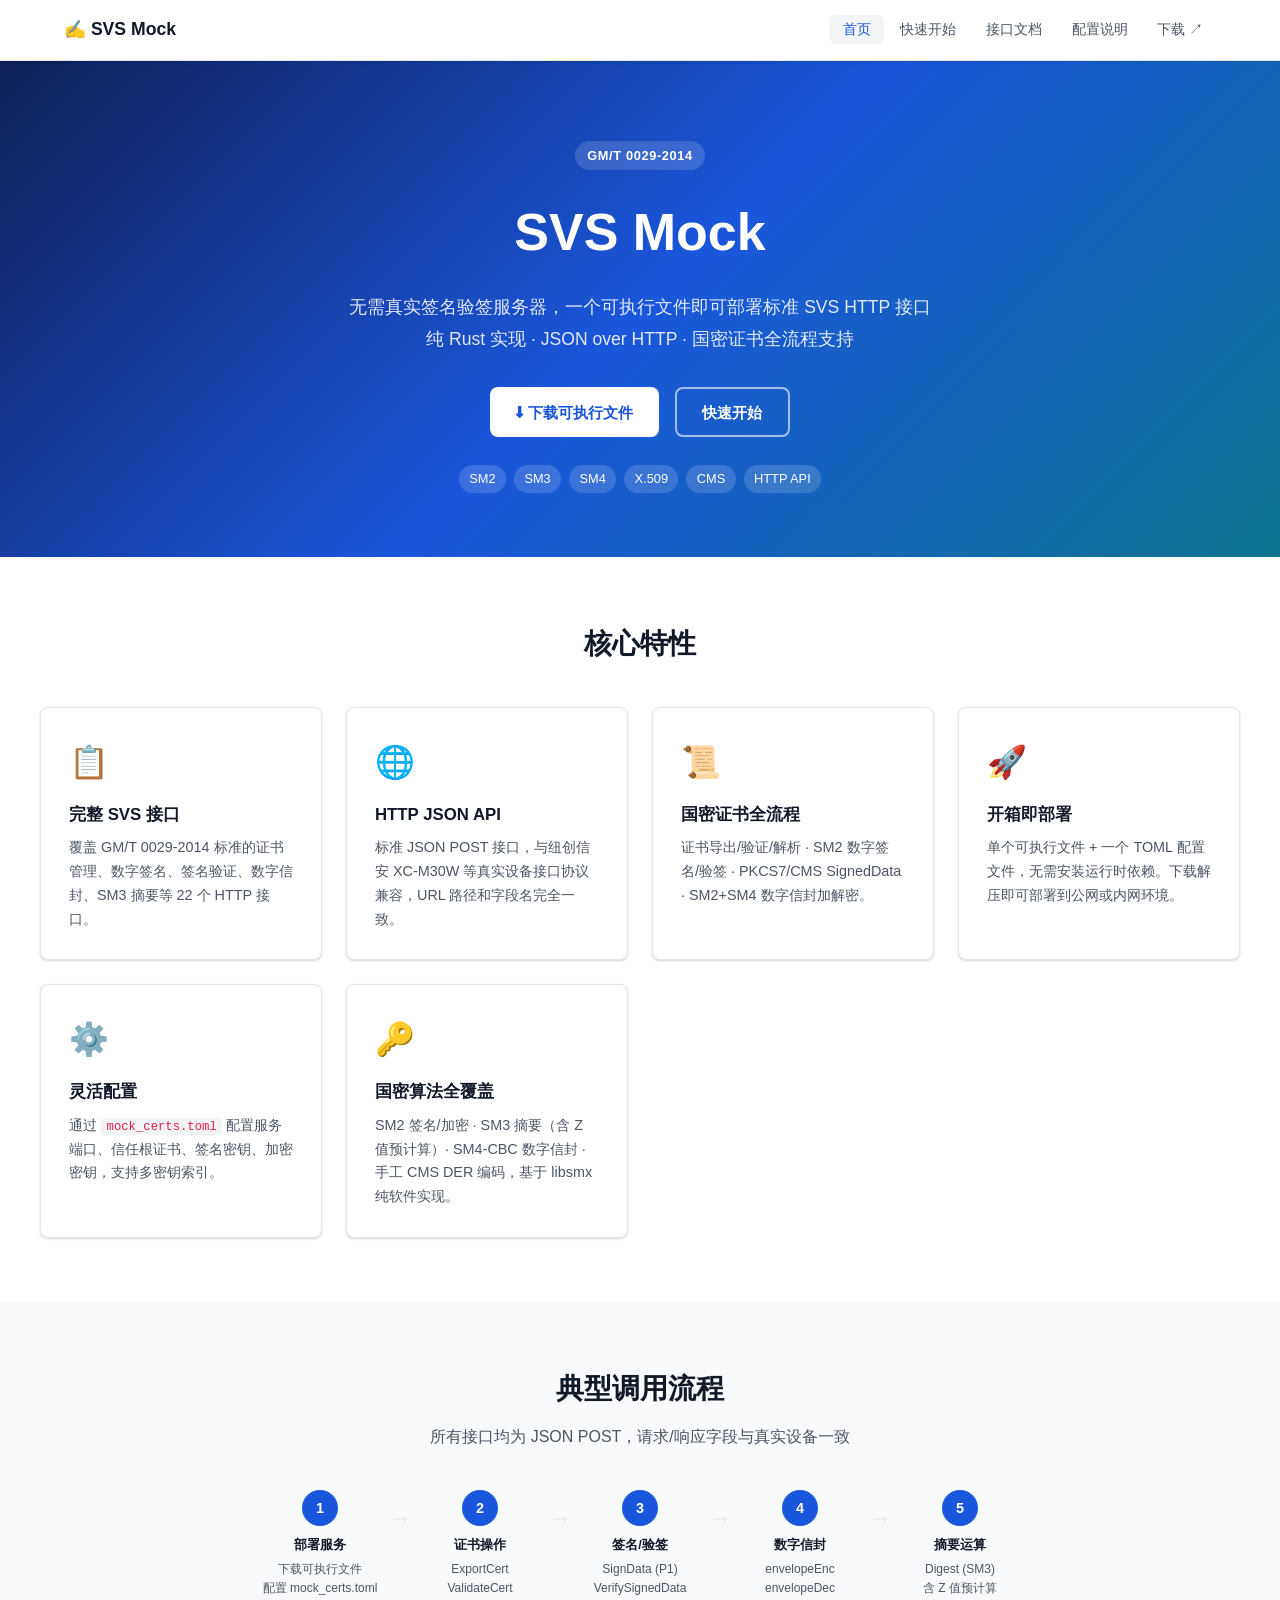
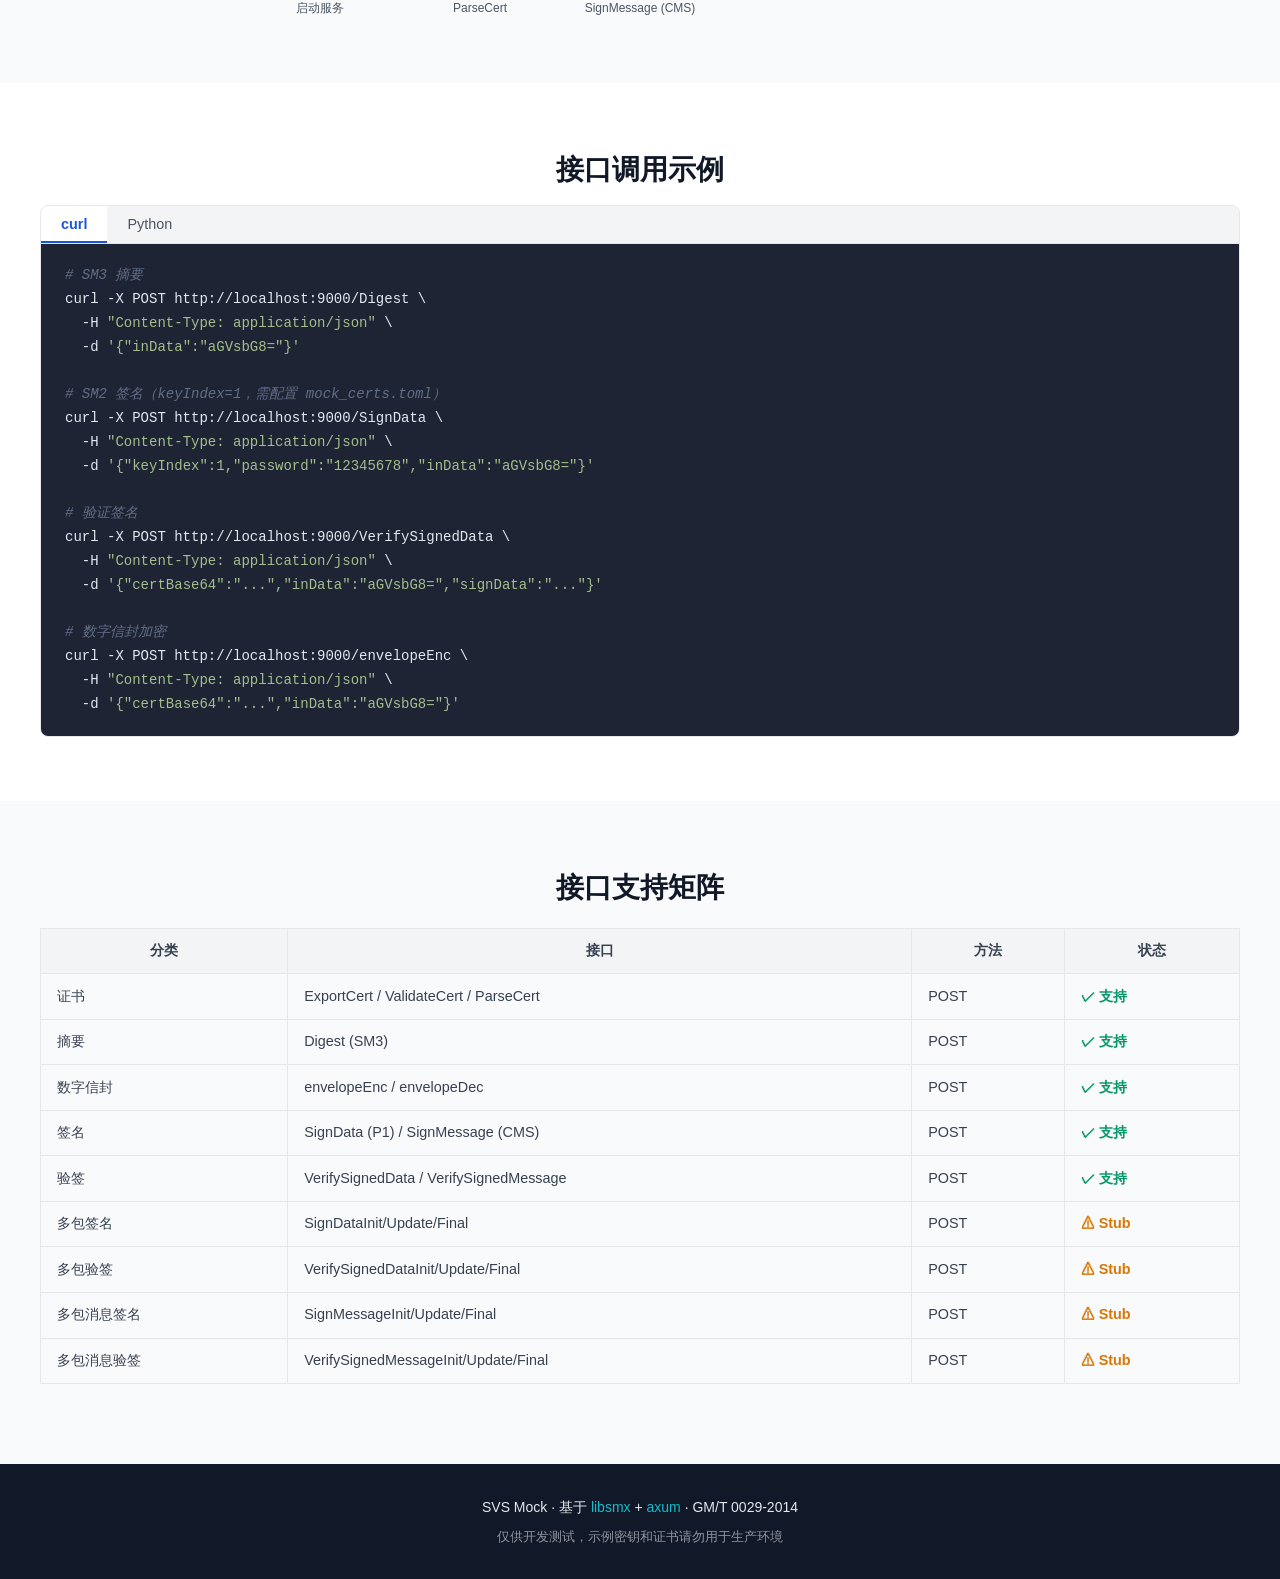
<file: docs/index.html>
<!DOCTYPE html>
<html lang="zh-CN">
<head>
  <meta charset="UTF-8">
  <meta name="viewport" content="width=device-width, initial-scale=1.0">
  <title>SVS Mock — GM/T 0029-2014 签名验签服务器模拟</title>
  <link rel="stylesheet" href="assets/style.css">
  <link rel="icon" href="data:image/svg+xml,<svg xmlns='http://www.w3.org/2000/svg' viewBox='0 0 100 100'><text y='.9em' font-size='90'>✍️</text></svg>">
</head>
<body>

<nav class="navbar">
  <div class="nav-inner">
    <a class="nav-brand" href="index.html">✍️ SVS Mock</a>
    <ul class="nav-links">
      <li><a href="index.html" class="active">首页</a></li>
      <li><a href="guide.html">快速开始</a></li>
      <li><a href="api.html">接口文档</a></li>
      <li><a href="config.html">配置说明</a></li>
      <li><a href="https://github.com/ccasa-project/0029-svs-mock/releases" target="_blank">下载 ↗</a></li>
    </ul>
  </div>
</nav>

<header class="hero">
  <div class="hero-inner">
    <div class="badge">GM/T 0029-2014</div>
    <h1>SVS Mock</h1>
    <p class="hero-sub">无需真实签名验签服务器，一个可执行文件即可部署标准 SVS HTTP 接口<br>纯 Rust 实现 · JSON over HTTP · 国密证书全流程支持</p>
    <div class="hero-btns">
      <a href="https://github.com/ccasa-project/0029-svs-mock/releases" class="btn btn-primary" target="_blank">⬇ 下载可执行文件</a>
      <a href="guide.html" class="btn btn-outline">快速开始</a>
    </div>
    <div class="hero-badges">
      <span class="tag">SM2</span>
      <span class="tag">SM3</span>
      <span class="tag">SM4</span>
      <span class="tag">X.509</span>
      <span class="tag">CMS</span>
      <span class="tag">HTTP API</span>
    </div>
  </div>
</header>

<!-- 特性卡片 -->
<section class="section">
  <div class="container">
    <h2 class="section-title">核心特性</h2>
    <div class="cards">

      <div class="card">
        <div class="card-icon">📋</div>
        <h3>完整 SVS 接口</h3>
        <p>覆盖 GM/T 0029-2014 标准的证书管理、数字签名、签名验证、数字信封、SM3 摘要等 22 个 HTTP 接口。</p>
      </div>

      <div class="card">
        <div class="card-icon">🌐</div>
        <h3>HTTP JSON API</h3>
        <p>标准 JSON POST 接口，与纽创信安 XC-M30W 等真实设备接口协议兼容，URL 路径和字段名完全一致。</p>
      </div>

      <div class="card">
        <div class="card-icon">📜</div>
        <h3>国密证书全流程</h3>
        <p>证书导出/验证/解析 · SM2 数字签名/验签 · PKCS7/CMS SignedData · SM2+SM4 数字信封加解密。</p>
      </div>

      <div class="card">
        <div class="card-icon">🚀</div>
        <h3>开箱即部署</h3>
        <p>单个可执行文件 + 一个 TOML 配置文件，无需安装运行时依赖。下载解压即可部署到公网或内网环境。</p>
      </div>

      <div class="card">
        <div class="card-icon">⚙️</div>
        <h3>灵活配置</h3>
        <p>通过 <code>mock_certs.toml</code> 配置服务端口、信任根证书、签名密钥、加密密钥，支持多密钥索引。</p>
      </div>

      <div class="card">
        <div class="card-icon">🔑</div>
        <h3>国密算法全覆盖</h3>
        <p>SM2 签名/加密 · SM3 摘要（含 Z 值预计算）· SM4-CBC 数字信封 · 手工 CMS DER 编码，基于 libsmx 纯软件实现。</p>
      </div>

    </div>
  </div>
</section>

<!-- 调用流程 -->
<section class="section section-gray">
  <div class="container">
    <h2 class="section-title">典型调用流程</h2>
    <p class="section-sub">所有接口均为 JSON POST，请求/响应字段与真实设备一致</p>
    <div class="flow">
      <div class="flow-step">
        <div class="flow-num">1</div>
        <div class="flow-label">部署服务</div>
        <div class="flow-desc">下载可执行文件<br>配置 mock_certs.toml<br>启动服务</div>
      </div>
      <div class="flow-arrow">→</div>
      <div class="flow-step">
        <div class="flow-num">2</div>
        <div class="flow-label">证书操作</div>
        <div class="flow-desc">ExportCert<br>ValidateCert<br>ParseCert</div>
      </div>
      <div class="flow-arrow">→</div>
      <div class="flow-step">
        <div class="flow-num">3</div>
        <div class="flow-label">签名/验签</div>
        <div class="flow-desc">SignData (P1)<br>VerifySignedData<br>SignMessage (CMS)</div>
      </div>
      <div class="flow-arrow">→</div>
      <div class="flow-step">
        <div class="flow-num">4</div>
        <div class="flow-label">数字信封</div>
        <div class="flow-desc">envelopeEnc<br>envelopeDec</div>
      </div>
      <div class="flow-arrow">→</div>
      <div class="flow-step">
        <div class="flow-num">5</div>
        <div class="flow-label">摘要运算</div>
        <div class="flow-desc">Digest (SM3)<br>含 Z 值预计算</div>
      </div>
    </div>
  </div>
</section>

<!-- 代码示例 -->
<section class="section">
  <div class="container">
    <h2 class="section-title">接口调用示例</h2>
    <div class="code-tabs">
      <div class="tab-bar">
        <button class="tab-btn active" onclick="showTab('curl')">curl</button>
        <button class="tab-btn" onclick="showTab('python')">Python</button>
      </div>
      <div id="tab-curl" class="tab-content">
<pre><code><span class="cm"># SM3 摘要</span>
curl -X POST http://localhost:9000/Digest \
  -H <span class="str">"Content-Type: application/json"</span> \
  -d <span class="str">'{"inData":"aGVsbG8="}'</span>

<span class="cm"># SM2 签名（keyIndex=1，需配置 mock_certs.toml）</span>
curl -X POST http://localhost:9000/SignData \
  -H <span class="str">"Content-Type: application/json"</span> \
  -d <span class="str">'{"keyIndex":1,"password":"12345678","inData":"aGVsbG8="}'</span>

<span class="cm"># 验证签名</span>
curl -X POST http://localhost:9000/VerifySignedData \
  -H <span class="str">"Content-Type: application/json"</span> \
  -d <span class="str">'{"certBase64":"...","inData":"aGVsbG8=","signData":"..."}'</span>

<span class="cm"># 数字信封加密</span>
curl -X POST http://localhost:9000/envelopeEnc \
  -H <span class="str">"Content-Type: application/json"</span> \
  -d <span class="str">'{"certBase64":"...","inData":"aGVsbG8="}'</span></code></pre>
      </div>
      <div id="tab-python" class="tab-content" style="display:none">
<pre><code><span class="kw">import</span> requests, base64, json

SVS_URL = <span class="str">"http://localhost:9000"</span>

<span class="cm"># SM3 摘要</span>
resp = requests.post(f<span class="str">"{SVS_URL}/Digest"</span>, json={
    <span class="str">"inData"</span>: base64.b64encode(b<span class="str">"hello"</span>).decode()
})
<span class="kw">print</span>(<span class="str">"digest ="</span>, resp.json()[<span class="str">"hashData"</span>])

<span class="cm"># SM2 签名</span>
resp = requests.post(f<span class="str">"{SVS_URL}/SignData"</span>, json={
    <span class="str">"keyIndex"</span>: <span class="num">1</span>,
    <span class="str">"password"</span>: <span class="str">"12345678"</span>,
    <span class="str">"inData"</span>: base64.b64encode(b<span class="str">"hello"</span>).decode()
})
sig = resp.json()
<span class="kw">print</span>(<span class="str">"signData ="</span>, sig[<span class="str">"signData"</span>])

<span class="cm"># 验证签名</span>
resp = requests.post(f<span class="str">"{SVS_URL}/VerifySignedData"</span>, json={
    <span class="str">"certBase64"</span>: sig[<span class="str">"certBase64"</span>],
    <span class="str">"inData"</span>: base64.b64encode(b<span class="str">"hello"</span>).decode(),
    <span class="str">"signData"</span>: sig[<span class="str">"signData"</span>]
})
<span class="kw">print</span>(<span class="str">"verify ="</span>, resp.json()[<span class="str">"respValue"</span>])  <span class="cm"># 0 = 成功</span></code></pre>
      </div>
    </div>
  </div>
</section>

<!-- 接口矩阵 -->
<section class="section section-gray">
  <div class="container">
    <h2 class="section-title">接口支持矩阵</h2>
    <table class="alg-table">
      <thead>
        <tr><th>分类</th><th>接口</th><th>方法</th><th>状态</th></tr>
      </thead>
      <tbody>
        <tr><td>证书</td><td>ExportCert / ValidateCert / ParseCert</td><td>POST</td><td><span class="status ok">✓ 支持</span></td></tr>
        <tr><td>摘要</td><td>Digest (SM3)</td><td>POST</td><td><span class="status ok">✓ 支持</span></td></tr>
        <tr><td>数字信封</td><td>envelopeEnc / envelopeDec</td><td>POST</td><td><span class="status ok">✓ 支持</span></td></tr>
        <tr><td>签名</td><td>SignData (P1) / SignMessage (CMS)</td><td>POST</td><td><span class="status ok">✓ 支持</span></td></tr>
        <tr><td>验签</td><td>VerifySignedData / VerifySignedMessage</td><td>POST</td><td><span class="status ok">✓ 支持</span></td></tr>
        <tr><td>多包签名</td><td>SignDataInit/Update/Final</td><td>POST</td><td><span class="status wip">⚠ Stub</span></td></tr>
        <tr><td>多包验签</td><td>VerifySignedDataInit/Update/Final</td><td>POST</td><td><span class="status wip">⚠ Stub</span></td></tr>
        <tr><td>多包消息签名</td><td>SignMessageInit/Update/Final</td><td>POST</td><td><span class="status wip">⚠ Stub</span></td></tr>
        <tr><td>多包消息验签</td><td>VerifySignedMessageInit/Update/Final</td><td>POST</td><td><span class="status wip">⚠ Stub</span></td></tr>
      </tbody>
    </table>
  </div>
</section>

<footer class="footer">
  <div class="container">
    <p>SVS Mock · 基于 <a href="https://crates.io/crates/libsmx">libsmx</a> + <a href="https://crates.io/crates/axum">axum</a> · GM/T 0029-2014</p>
    <p class="footer-sub">仅供开发测试，示例密钥和证书请勿用于生产环境</p>
  </div>
</footer>

<script>
function showTab(name) {
  document.querySelectorAll('.tab-content').forEach(el => el.style.display = 'none');
  document.querySelectorAll('.tab-btn').forEach(el => el.classList.remove('active'));
  document.getElementById('tab-' + name).style.display = 'block';
  event.target.classList.add('active');
}
</script>
</body>
</html>
</file>
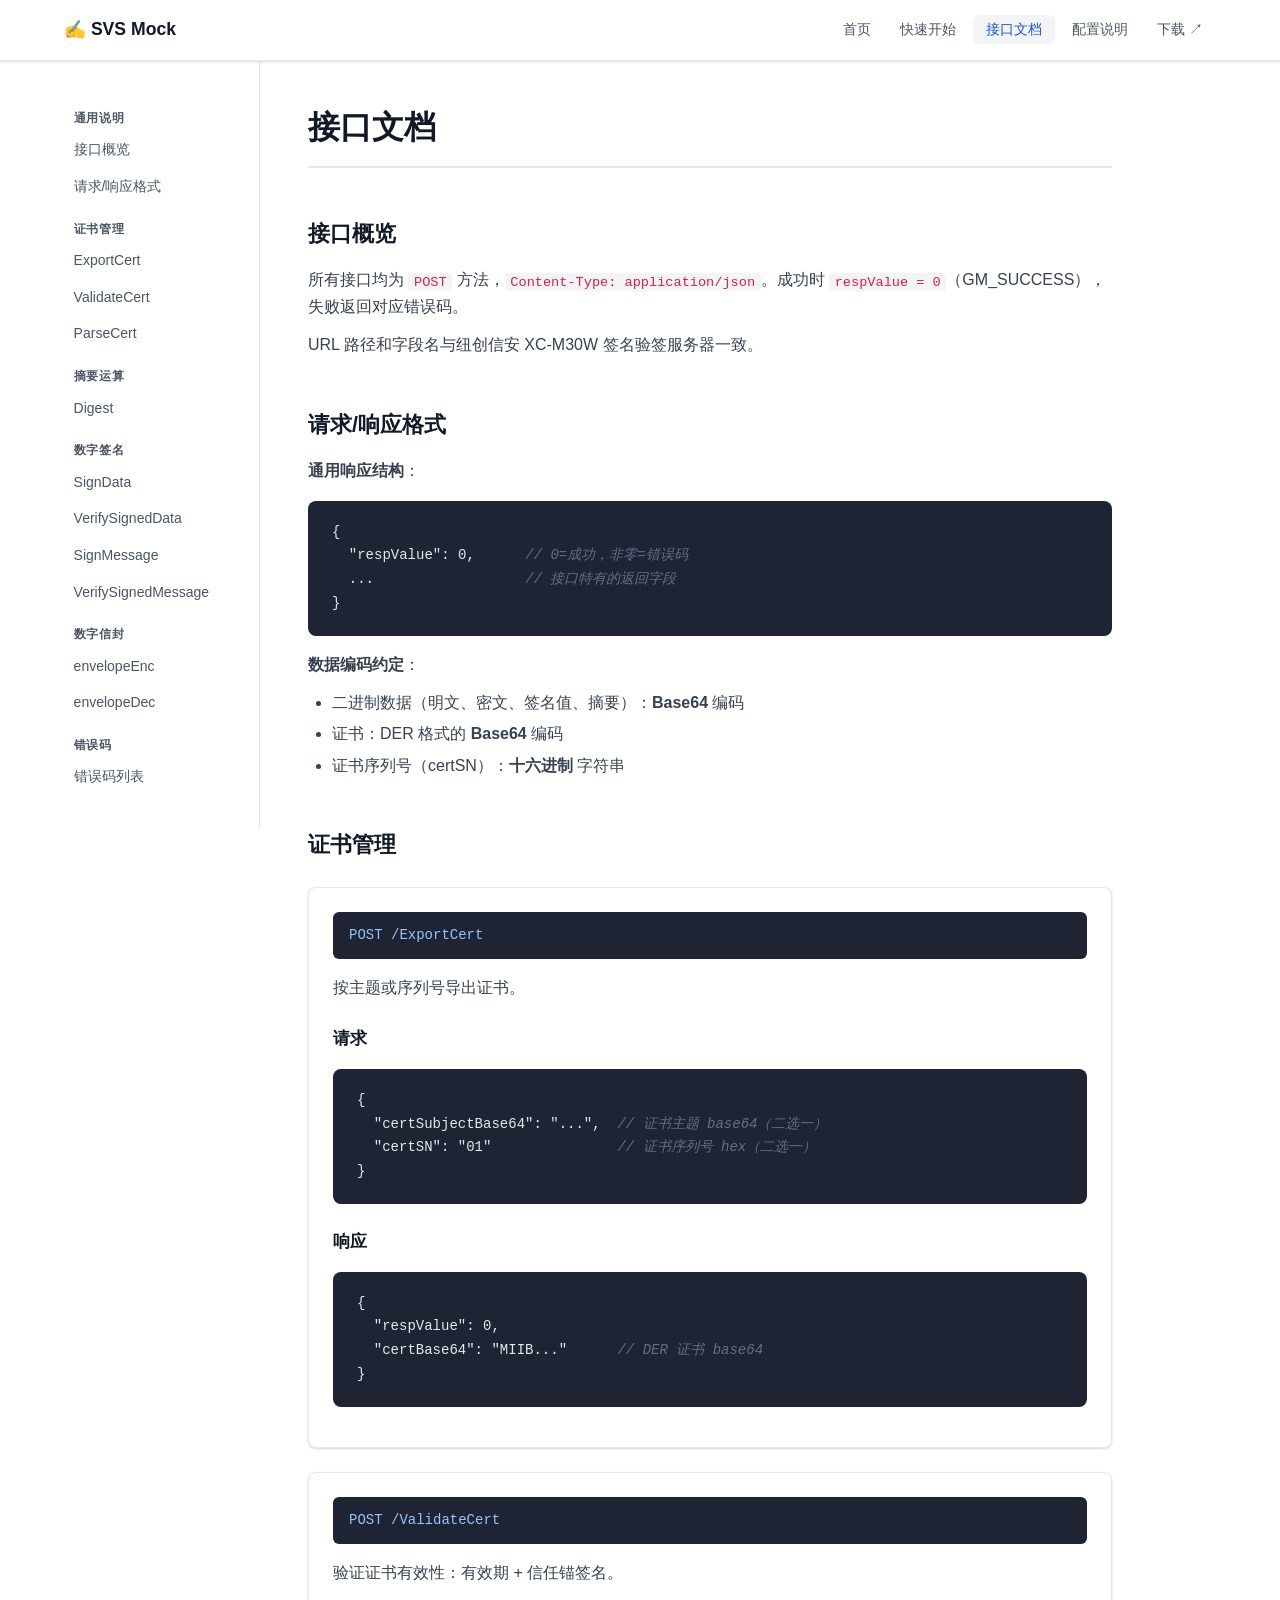
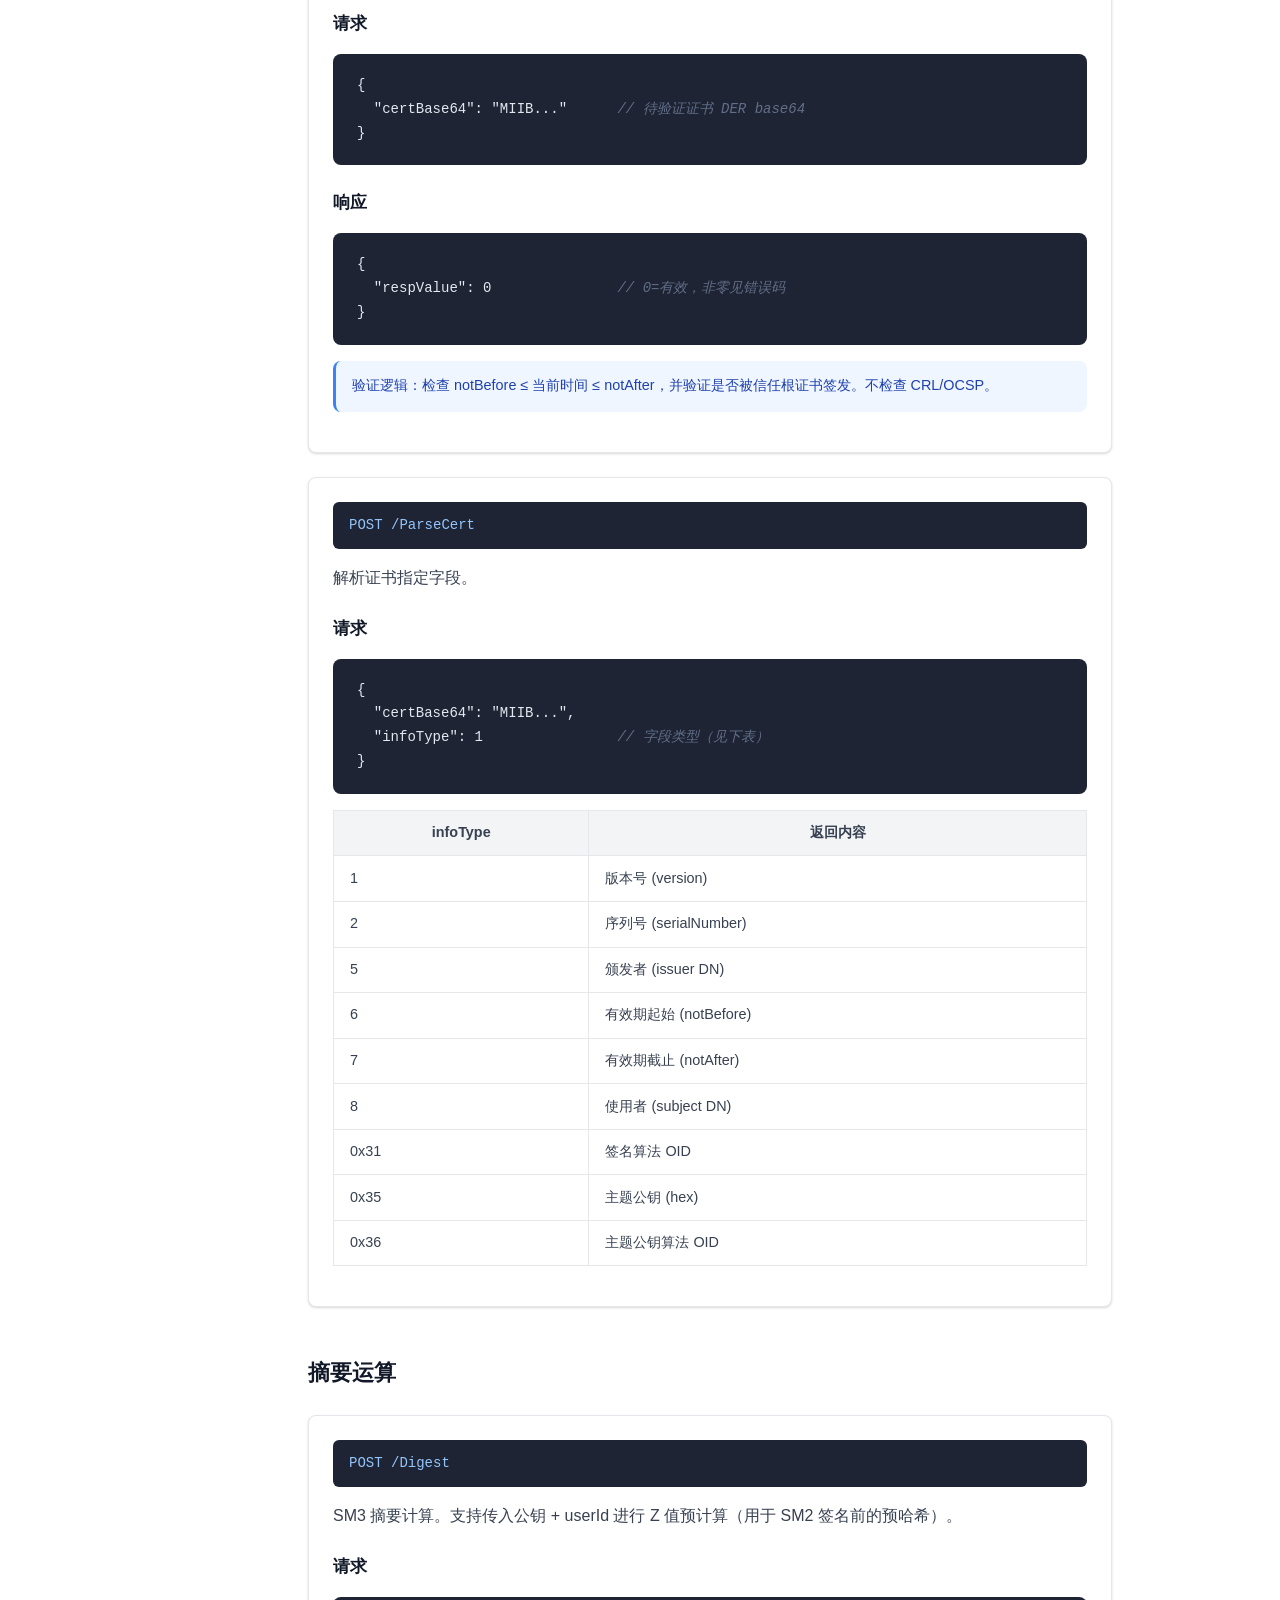
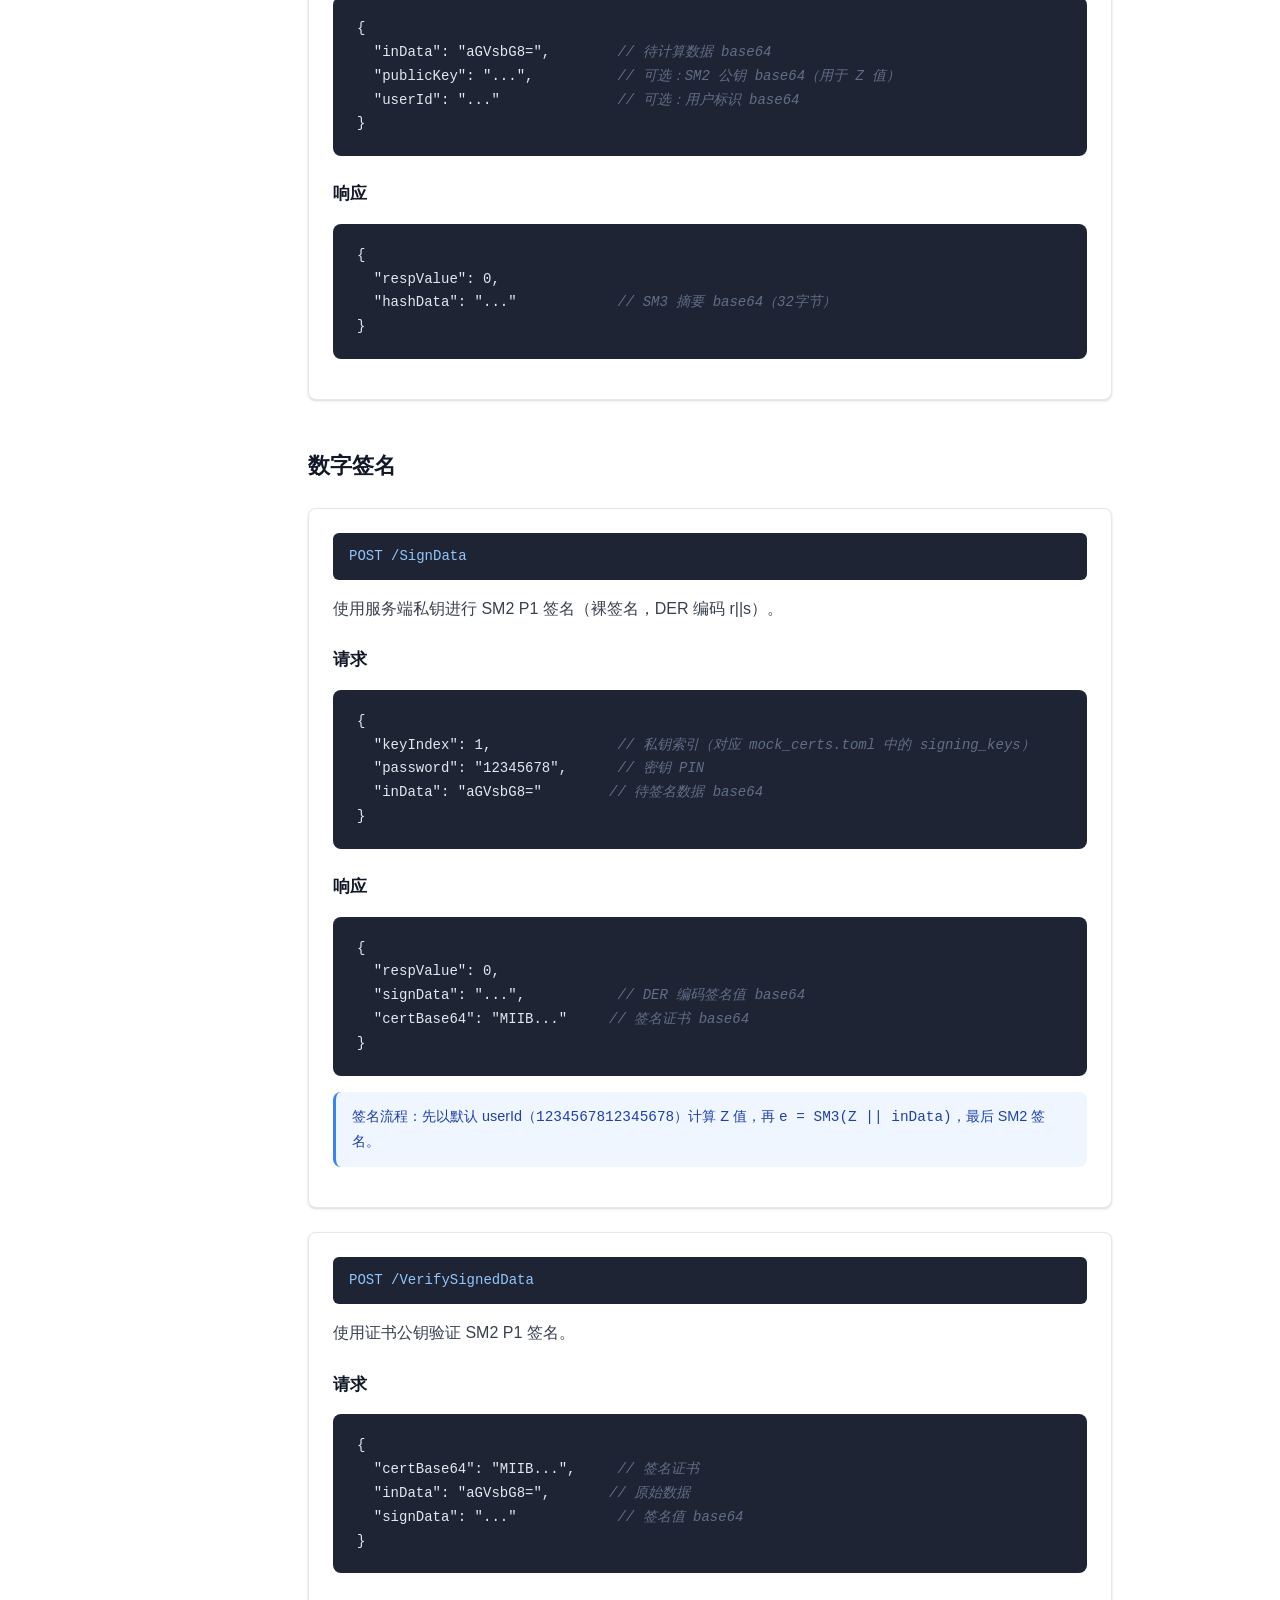
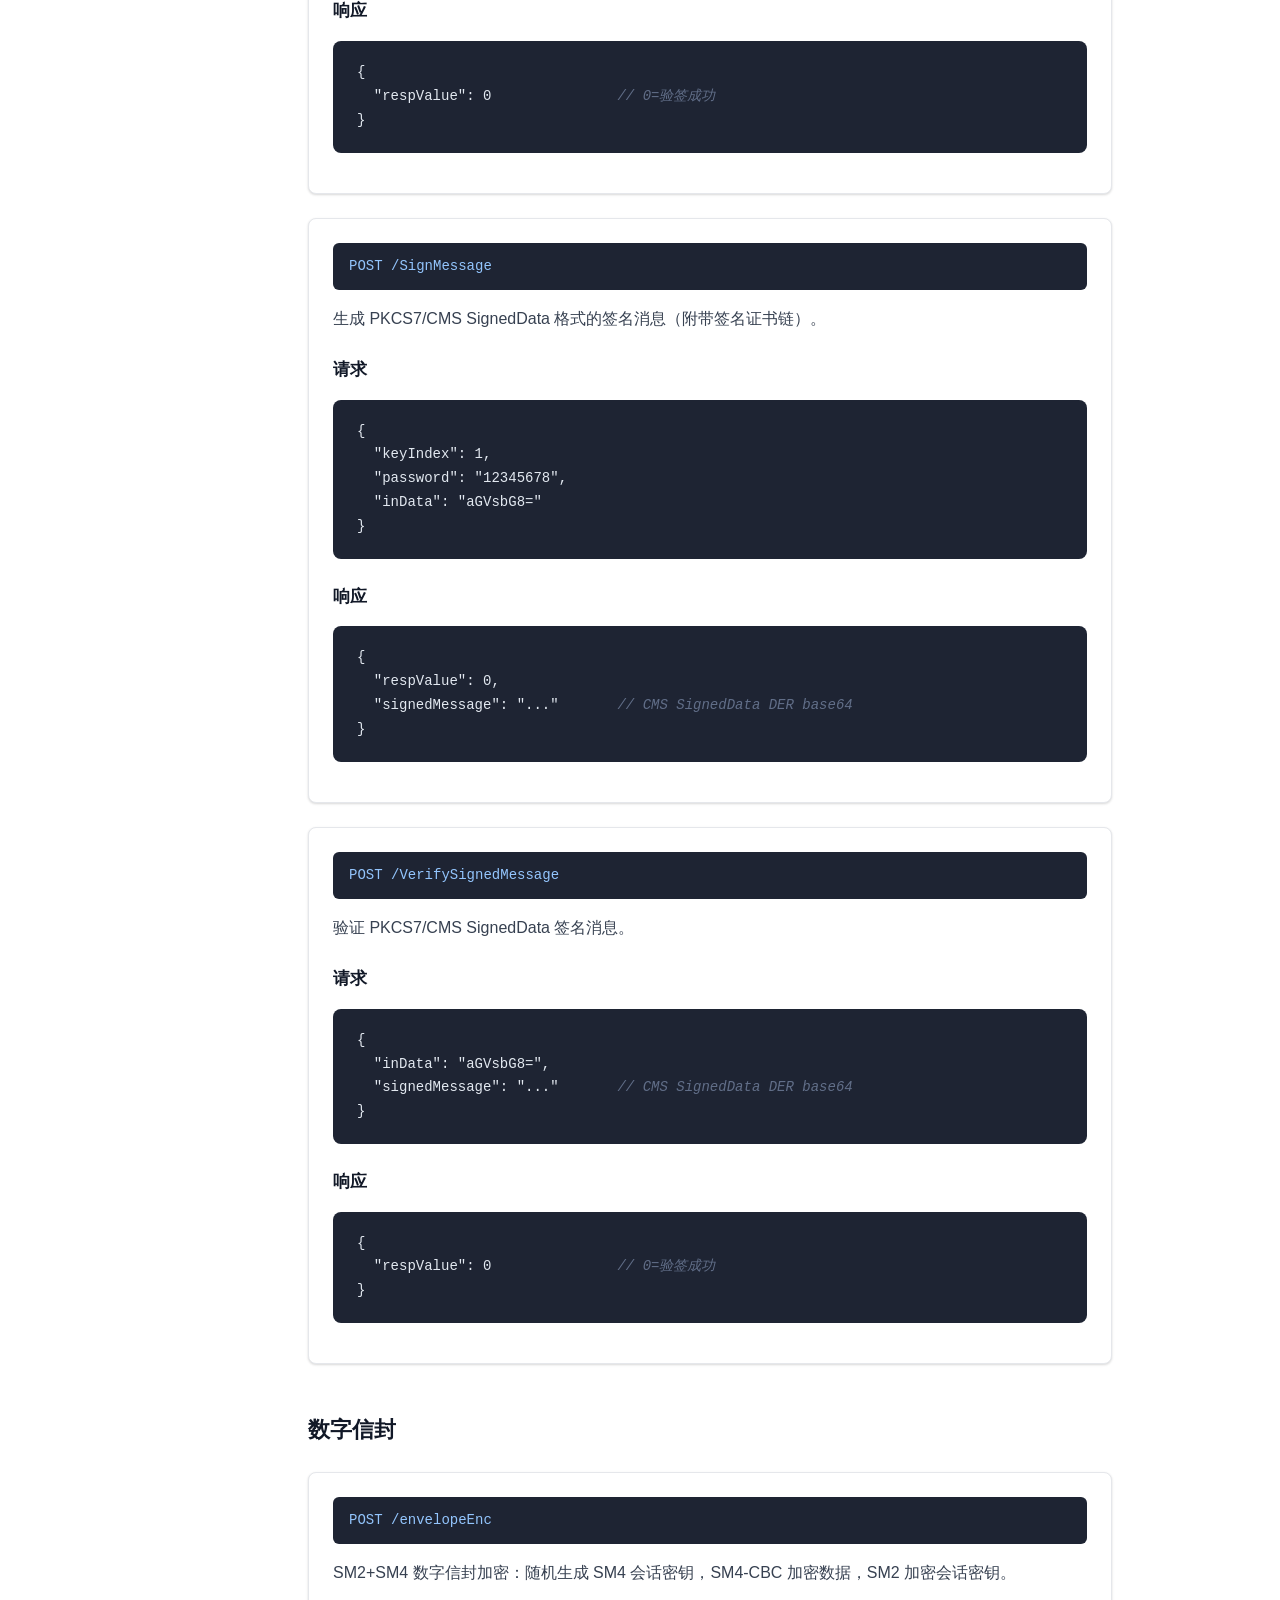
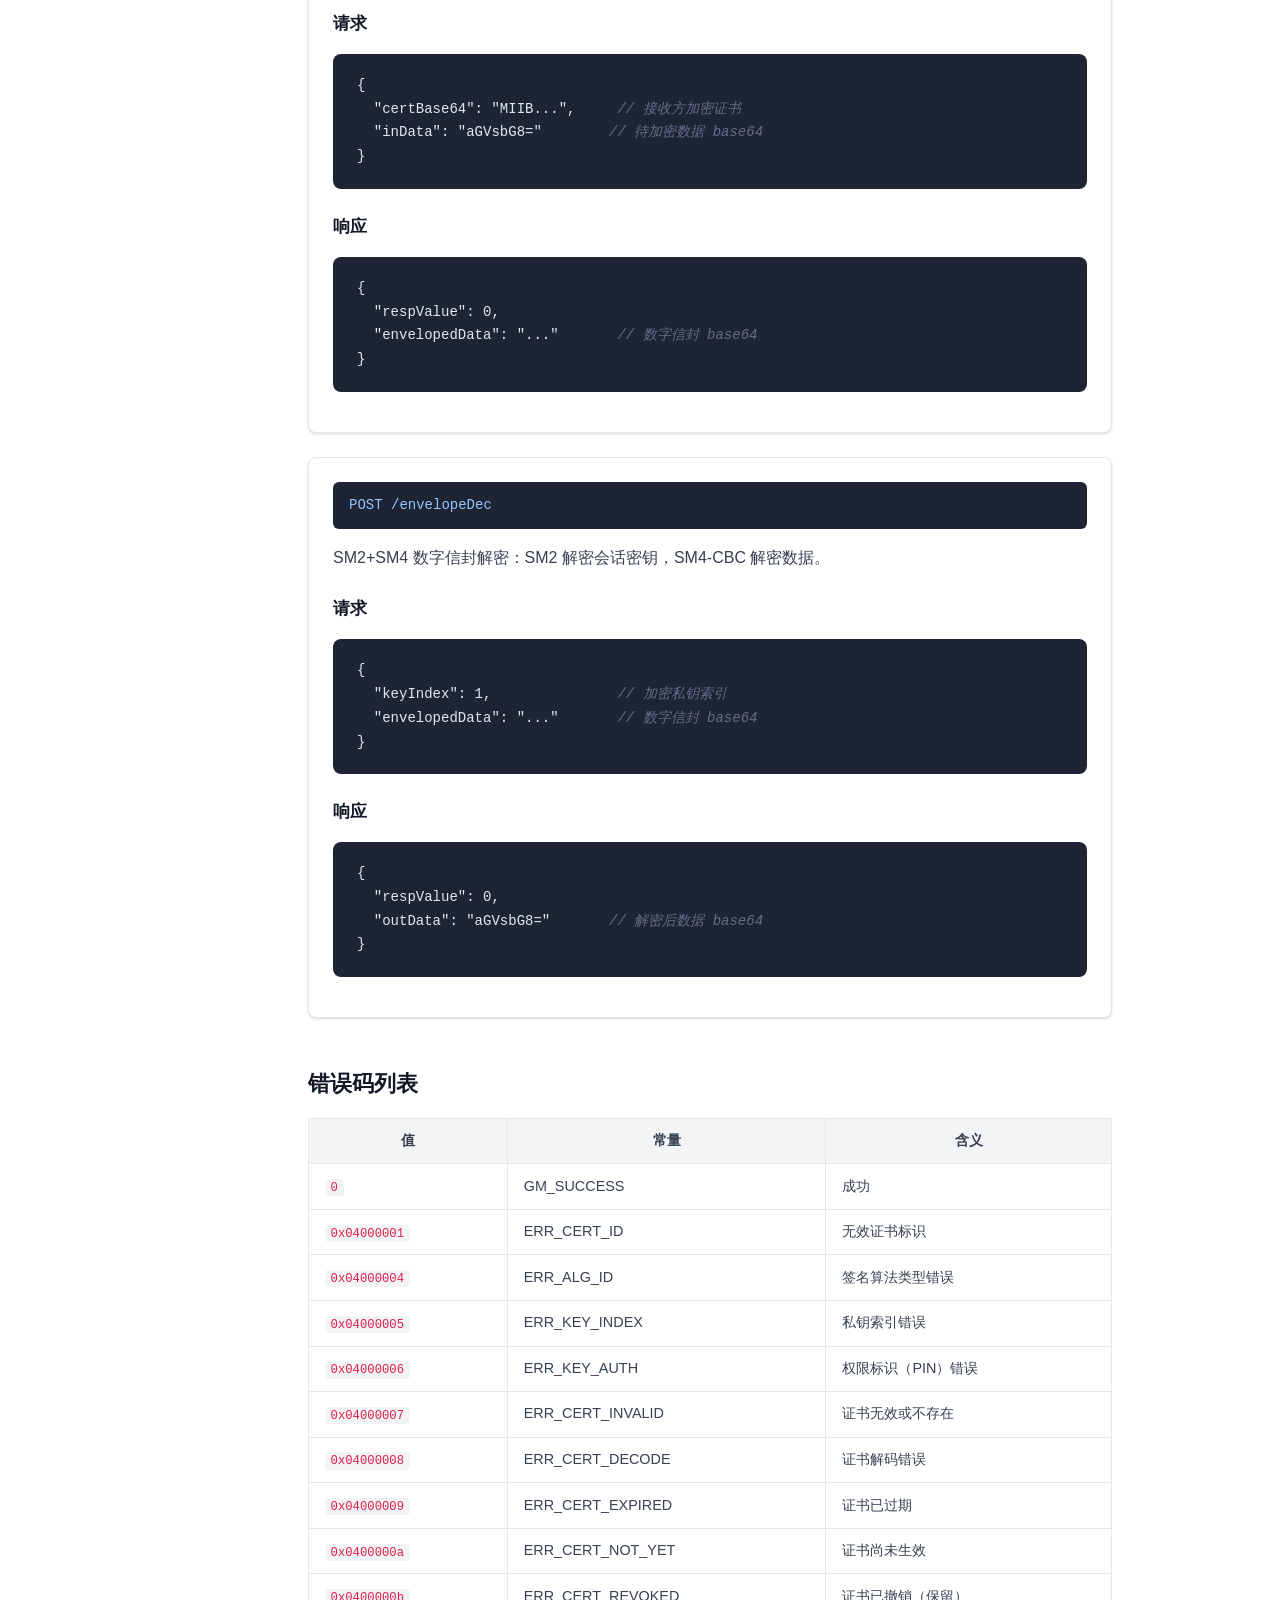
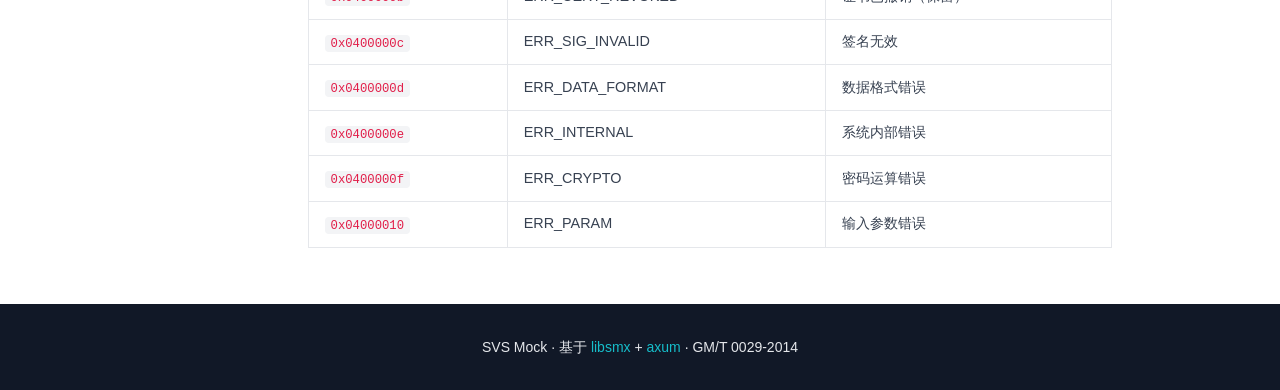
<file: docs/api.html>
<!DOCTYPE html>
<html lang="zh-CN">
<head>
  <meta charset="UTF-8">
  <meta name="viewport" content="width=device-width, initial-scale=1.0">
  <title>接口文档 — SVS Mock</title>
  <link rel="stylesheet" href="assets/style.css">
</head>
<body>

<nav class="navbar">
  <div class="nav-inner">
    <a class="nav-brand" href="index.html">✍️ SVS Mock</a>
    <ul class="nav-links">
      <li><a href="index.html">首页</a></li>
      <li><a href="guide.html">快速开始</a></li>
      <li><a href="api.html" class="active">接口文档</a></li>
      <li><a href="config.html">配置说明</a></li>
      <li><a href="https://github.com/ccasa-project/0029-svs-mock/releases" target="_blank">下载 ↗</a></li>
    </ul>
  </div>
</nav>

<div class="doc-layout">
  <aside class="sidebar">
    <ul>
      <li class="sidebar-group">通用说明</li>
      <li><a href="#overview">接口概览</a></li>
      <li><a href="#format">请求/响应格式</a></li>
      <li class="sidebar-group">证书管理</li>
      <li><a href="#export-cert">ExportCert</a></li>
      <li><a href="#validate-cert">ValidateCert</a></li>
      <li><a href="#parse-cert">ParseCert</a></li>
      <li class="sidebar-group">摘要运算</li>
      <li><a href="#digest">Digest</a></li>
      <li class="sidebar-group">数字签名</li>
      <li><a href="#sign-data">SignData</a></li>
      <li><a href="#verify-signed-data">VerifySignedData</a></li>
      <li><a href="#sign-message">SignMessage</a></li>
      <li><a href="#verify-signed-message">VerifySignedMessage</a></li>
      <li class="sidebar-group">数字信封</li>
      <li><a href="#envelope-enc">envelopeEnc</a></li>
      <li><a href="#envelope-dec">envelopeDec</a></li>
      <li class="sidebar-group">错误码</li>
      <li><a href="#error-codes">错误码列表</a></li>
    </ul>
  </aside>

  <main class="doc-main">
    <h1>接口文档</h1>

    <h2 id="overview">接口概览</h2>
    <p>所有接口均为 <code>POST</code> 方法，<code>Content-Type: application/json</code>。成功时 <code>respValue = 0</code>（GM_SUCCESS），失败返回对应错误码。</p>
    <p>URL 路径和字段名与纽创信安 XC-M30W 签名验签服务器一致。</p>

    <h2 id="format">请求/响应格式</h2>
    <p><strong>通用响应结构</strong>：</p>
    <pre><code>{
  "respValue": 0,      <span class="cm">// 0=成功，非零=错误码</span>
  ...                  <span class="cm">// 接口特有的返回字段</span>
}</code></pre>
    <p><strong>数据编码约定</strong>：</p>
    <ul>
      <li>二进制数据（明文、密文、签名值、摘要）：<strong>Base64</strong> 编码</li>
      <li>证书：DER 格式的 <strong>Base64</strong> 编码</li>
      <li>证书序列号（certSN）：<strong>十六进制</strong> 字符串</li>
    </ul>

    <!-- ===== 证书管理 ===== -->
    <h2>证书管理</h2>

    <div class="api-entry" id="export-cert">
      <div class="api-sig">POST /ExportCert</div>
      <p>按主题或序列号导出证书。</p>
      <h3>请求</h3>
      <pre><code>{
  "certSubjectBase64": "...",  <span class="cm">// 证书主题 base64（二选一）</span>
  "certSN": "01"               <span class="cm">// 证书序列号 hex（二选一）</span>
}</code></pre>
      <h3>响应</h3>
      <pre><code>{
  "respValue": 0,
  "certBase64": "MIIB..."      <span class="cm">// DER 证书 base64</span>
}</code></pre>
    </div>

    <div class="api-entry" id="validate-cert">
      <div class="api-sig">POST /ValidateCert</div>
      <p>验证证书有效性：有效期 + 信任锚签名。</p>
      <h3>请求</h3>
      <pre><code>{
  "certBase64": "MIIB..."      <span class="cm">// 待验证证书 DER base64</span>
}</code></pre>
      <h3>响应</h3>
      <pre><code>{
  "respValue": 0               <span class="cm">// 0=有效，非零见错误码</span>
}</code></pre>
      <div class="callout callout-info">验证逻辑：检查 notBefore ≤ 当前时间 ≤ notAfter，并验证是否被信任根证书签发。不检查 CRL/OCSP。</div>
    </div>

    <div class="api-entry" id="parse-cert">
      <div class="api-sig">POST /ParseCert</div>
      <p>解析证书指定字段。</p>
      <h3>请求</h3>
      <pre><code>{
  "certBase64": "MIIB...",
  "infoType": 1                <span class="cm">// 字段类型（见下表）</span>
}</code></pre>
      <table>
        <tr><th>infoType</th><th>返回内容</th></tr>
        <tr><td>1</td><td>版本号 (version)</td></tr>
        <tr><td>2</td><td>序列号 (serialNumber)</td></tr>
        <tr><td>5</td><td>颁发者 (issuer DN)</td></tr>
        <tr><td>6</td><td>有效期起始 (notBefore)</td></tr>
        <tr><td>7</td><td>有效期截止 (notAfter)</td></tr>
        <tr><td>8</td><td>使用者 (subject DN)</td></tr>
        <tr><td>0x31</td><td>签名算法 OID</td></tr>
        <tr><td>0x35</td><td>主题公钥 (hex)</td></tr>
        <tr><td>0x36</td><td>主题公钥算法 OID</td></tr>
      </table>
    </div>

    <!-- ===== 摘要运算 ===== -->
    <h2>摘要运算</h2>

    <div class="api-entry" id="digest">
      <div class="api-sig">POST /Digest</div>
      <p>SM3 摘要计算。支持传入公钥 + userId 进行 Z 值预计算（用于 SM2 签名前的预哈希）。</p>
      <h3>请求</h3>
      <pre><code>{
  "inData": "aGVsbG8=",        <span class="cm">// 待计算数据 base64</span>
  "publicKey": "...",          <span class="cm">// 可选：SM2 公钥 base64（用于 Z 值）</span>
  "userId": "..."              <span class="cm">// 可选：用户标识 base64</span>
}</code></pre>
      <h3>响应</h3>
      <pre><code>{
  "respValue": 0,
  "hashData": "..."            <span class="cm">// SM3 摘要 base64（32字节）</span>
}</code></pre>
    </div>

    <!-- ===== 数字签名 ===== -->
    <h2>数字签名</h2>

    <div class="api-entry" id="sign-data">
      <div class="api-sig">POST /SignData</div>
      <p>使用服务端私钥进行 SM2 P1 签名（裸签名，DER 编码 r||s）。</p>
      <h3>请求</h3>
      <pre><code>{
  "keyIndex": 1,               <span class="cm">// 私钥索引（对应 mock_certs.toml 中的 signing_keys）</span>
  "password": "12345678",      <span class="cm">// 密钥 PIN</span>
  "inData": "aGVsbG8="        <span class="cm">// 待签名数据 base64</span>
}</code></pre>
      <h3>响应</h3>
      <pre><code>{
  "respValue": 0,
  "signData": "...",           <span class="cm">// DER 编码签名值 base64</span>
  "certBase64": "MIIB..."     <span class="cm">// 签名证书 base64</span>
}</code></pre>
      <div class="callout callout-info">签名流程：先以默认 userId（<code>1234567812345678</code>）计算 Z 值，再 <code>e = SM3(Z || inData)</code>，最后 SM2 签名。</div>
    </div>

    <div class="api-entry" id="verify-signed-data">
      <div class="api-sig">POST /VerifySignedData</div>
      <p>使用证书公钥验证 SM2 P1 签名。</p>
      <h3>请求</h3>
      <pre><code>{
  "certBase64": "MIIB...",     <span class="cm">// 签名证书</span>
  "inData": "aGVsbG8=",       <span class="cm">// 原始数据</span>
  "signData": "..."            <span class="cm">// 签名值 base64</span>
}</code></pre>
      <h3>响应</h3>
      <pre><code>{
  "respValue": 0               <span class="cm">// 0=验签成功</span>
}</code></pre>
    </div>

    <div class="api-entry" id="sign-message">
      <div class="api-sig">POST /SignMessage</div>
      <p>生成 PKCS7/CMS SignedData 格式的签名消息（附带签名证书链）。</p>
      <h3>请求</h3>
      <pre><code>{
  "keyIndex": 1,
  "password": "12345678",
  "inData": "aGVsbG8="
}</code></pre>
      <h3>响应</h3>
      <pre><code>{
  "respValue": 0,
  "signedMessage": "..."       <span class="cm">// CMS SignedData DER base64</span>
}</code></pre>
    </div>

    <div class="api-entry" id="verify-signed-message">
      <div class="api-sig">POST /VerifySignedMessage</div>
      <p>验证 PKCS7/CMS SignedData 签名消息。</p>
      <h3>请求</h3>
      <pre><code>{
  "inData": "aGVsbG8=",
  "signedMessage": "..."       <span class="cm">// CMS SignedData DER base64</span>
}</code></pre>
      <h3>响应</h3>
      <pre><code>{
  "respValue": 0               <span class="cm">// 0=验签成功</span>
}</code></pre>
    </div>

    <!-- ===== 数字信封 ===== -->
    <h2>数字信封</h2>

    <div class="api-entry" id="envelope-enc">
      <div class="api-sig">POST /envelopeEnc</div>
      <p>SM2+SM4 数字信封加密：随机生成 SM4 会话密钥，SM4-CBC 加密数据，SM2 加密会话密钥。</p>
      <h3>请求</h3>
      <pre><code>{
  "certBase64": "MIIB...",     <span class="cm">// 接收方加密证书</span>
  "inData": "aGVsbG8="        <span class="cm">// 待加密数据 base64</span>
}</code></pre>
      <h3>响应</h3>
      <pre><code>{
  "respValue": 0,
  "envelopedData": "..."       <span class="cm">// 数字信封 base64</span>
}</code></pre>
    </div>

    <div class="api-entry" id="envelope-dec">
      <div class="api-sig">POST /envelopeDec</div>
      <p>SM2+SM4 数字信封解密：SM2 解密会话密钥，SM4-CBC 解密数据。</p>
      <h3>请求</h3>
      <pre><code>{
  "keyIndex": 1,               <span class="cm">// 加密私钥索引</span>
  "envelopedData": "..."       <span class="cm">// 数字信封 base64</span>
}</code></pre>
      <h3>响应</h3>
      <pre><code>{
  "respValue": 0,
  "outData": "aGVsbG8="       <span class="cm">// 解密后数据 base64</span>
}</code></pre>
    </div>

    <!-- ===== 错误码 ===== -->
    <h2 id="error-codes">错误码列表</h2>
    <table>
      <thead>
        <tr><th>值</th><th>常量</th><th>含义</th></tr>
      </thead>
      <tbody>
        <tr><td><code>0</code></td><td>GM_SUCCESS</td><td>成功</td></tr>
        <tr><td><code>0x04000001</code></td><td>ERR_CERT_ID</td><td>无效证书标识</td></tr>
        <tr><td><code>0x04000004</code></td><td>ERR_ALG_ID</td><td>签名算法类型错误</td></tr>
        <tr><td><code>0x04000005</code></td><td>ERR_KEY_INDEX</td><td>私钥索引错误</td></tr>
        <tr><td><code>0x04000006</code></td><td>ERR_KEY_AUTH</td><td>权限标识（PIN）错误</td></tr>
        <tr><td><code>0x04000007</code></td><td>ERR_CERT_INVALID</td><td>证书无效或不存在</td></tr>
        <tr><td><code>0x04000008</code></td><td>ERR_CERT_DECODE</td><td>证书解码错误</td></tr>
        <tr><td><code>0x04000009</code></td><td>ERR_CERT_EXPIRED</td><td>证书已过期</td></tr>
        <tr><td><code>0x0400000a</code></td><td>ERR_CERT_NOT_YET</td><td>证书尚未生效</td></tr>
        <tr><td><code>0x0400000b</code></td><td>ERR_CERT_REVOKED</td><td>证书已撤销（保留）</td></tr>
        <tr><td><code>0x0400000c</code></td><td>ERR_SIG_INVALID</td><td>签名无效</td></tr>
        <tr><td><code>0x0400000d</code></td><td>ERR_DATA_FORMAT</td><td>数据格式错误</td></tr>
        <tr><td><code>0x0400000e</code></td><td>ERR_INTERNAL</td><td>系统内部错误</td></tr>
        <tr><td><code>0x0400000f</code></td><td>ERR_CRYPTO</td><td>密码运算错误</td></tr>
        <tr><td><code>0x04000010</code></td><td>ERR_PARAM</td><td>输入参数错误</td></tr>
      </tbody>
    </table>

  </main>
</div>

<footer class="footer">
  <div class="container">
    <p>SVS Mock · 基于 <a href="https://crates.io/crates/libsmx">libsmx</a> + <a href="https://crates.io/crates/axum">axum</a> · GM/T 0029-2014</p>
  </div>
</footer>

</body>
</html>
</file>
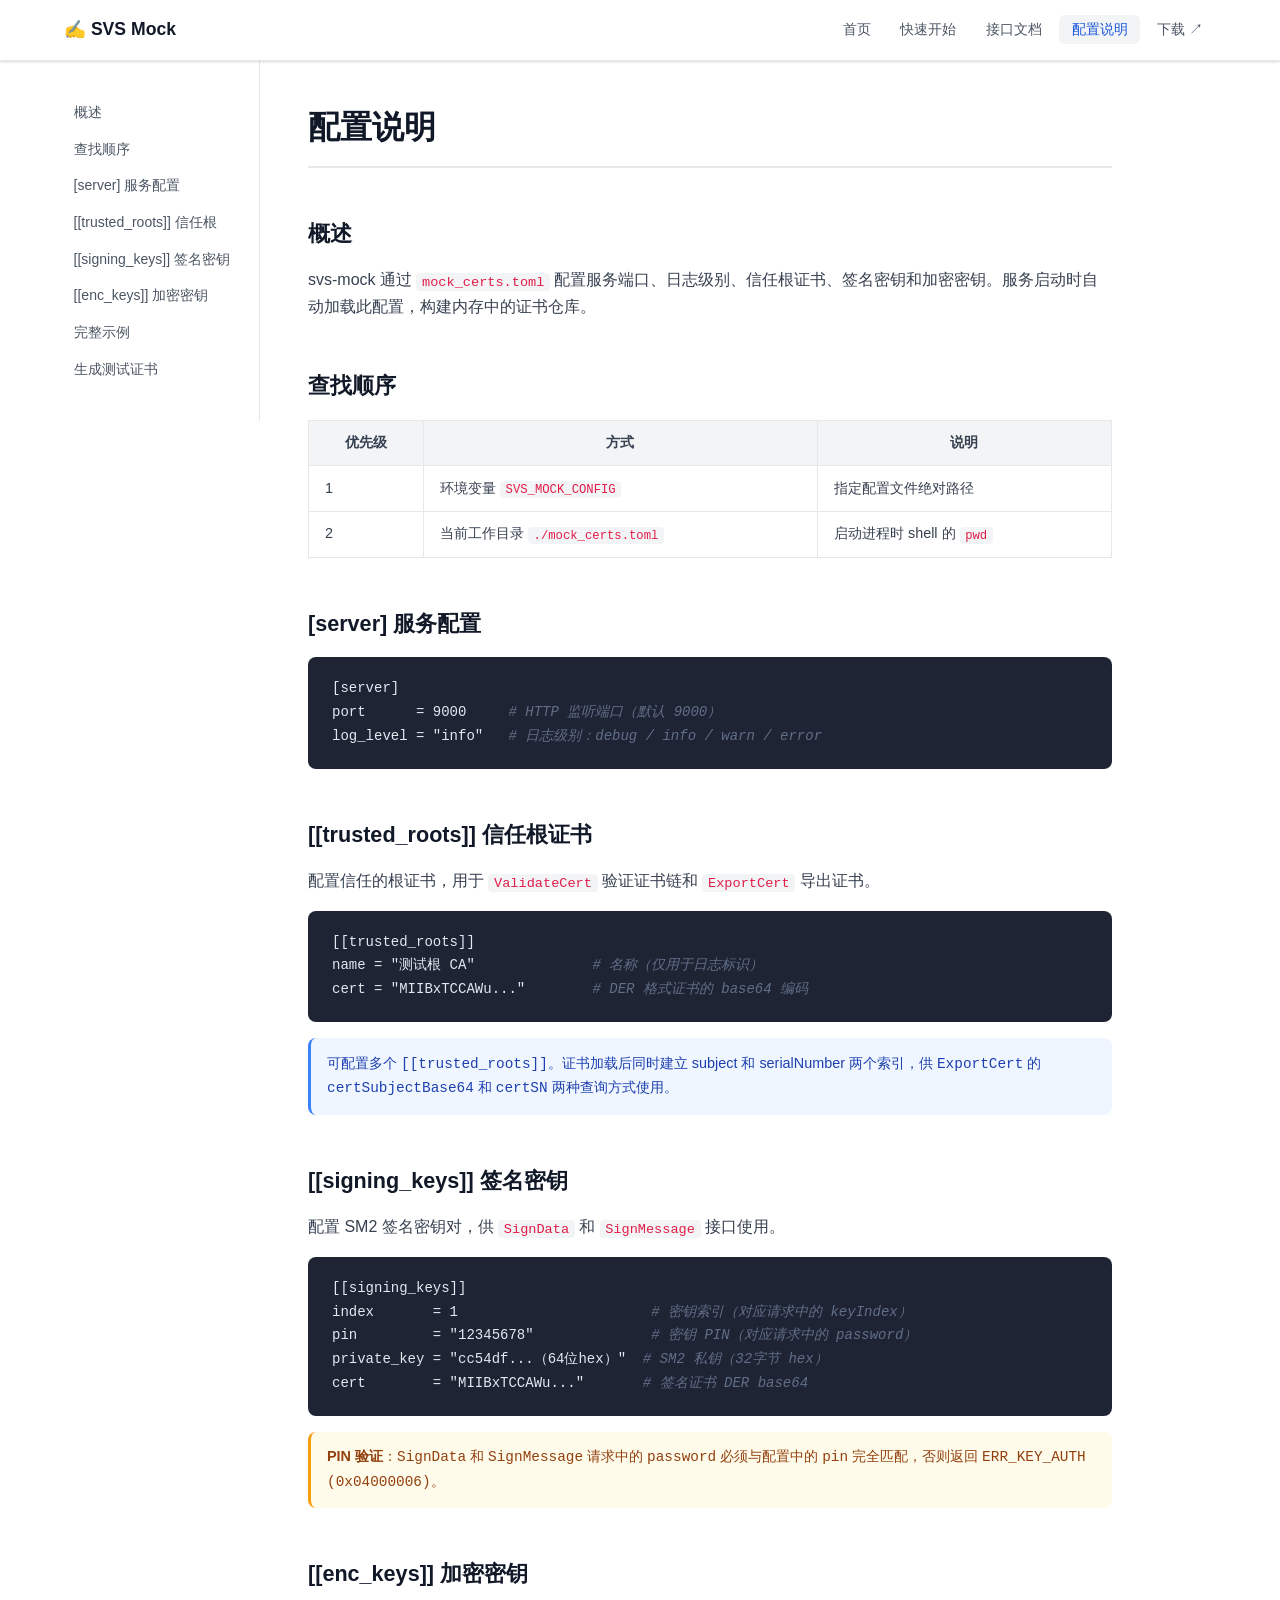
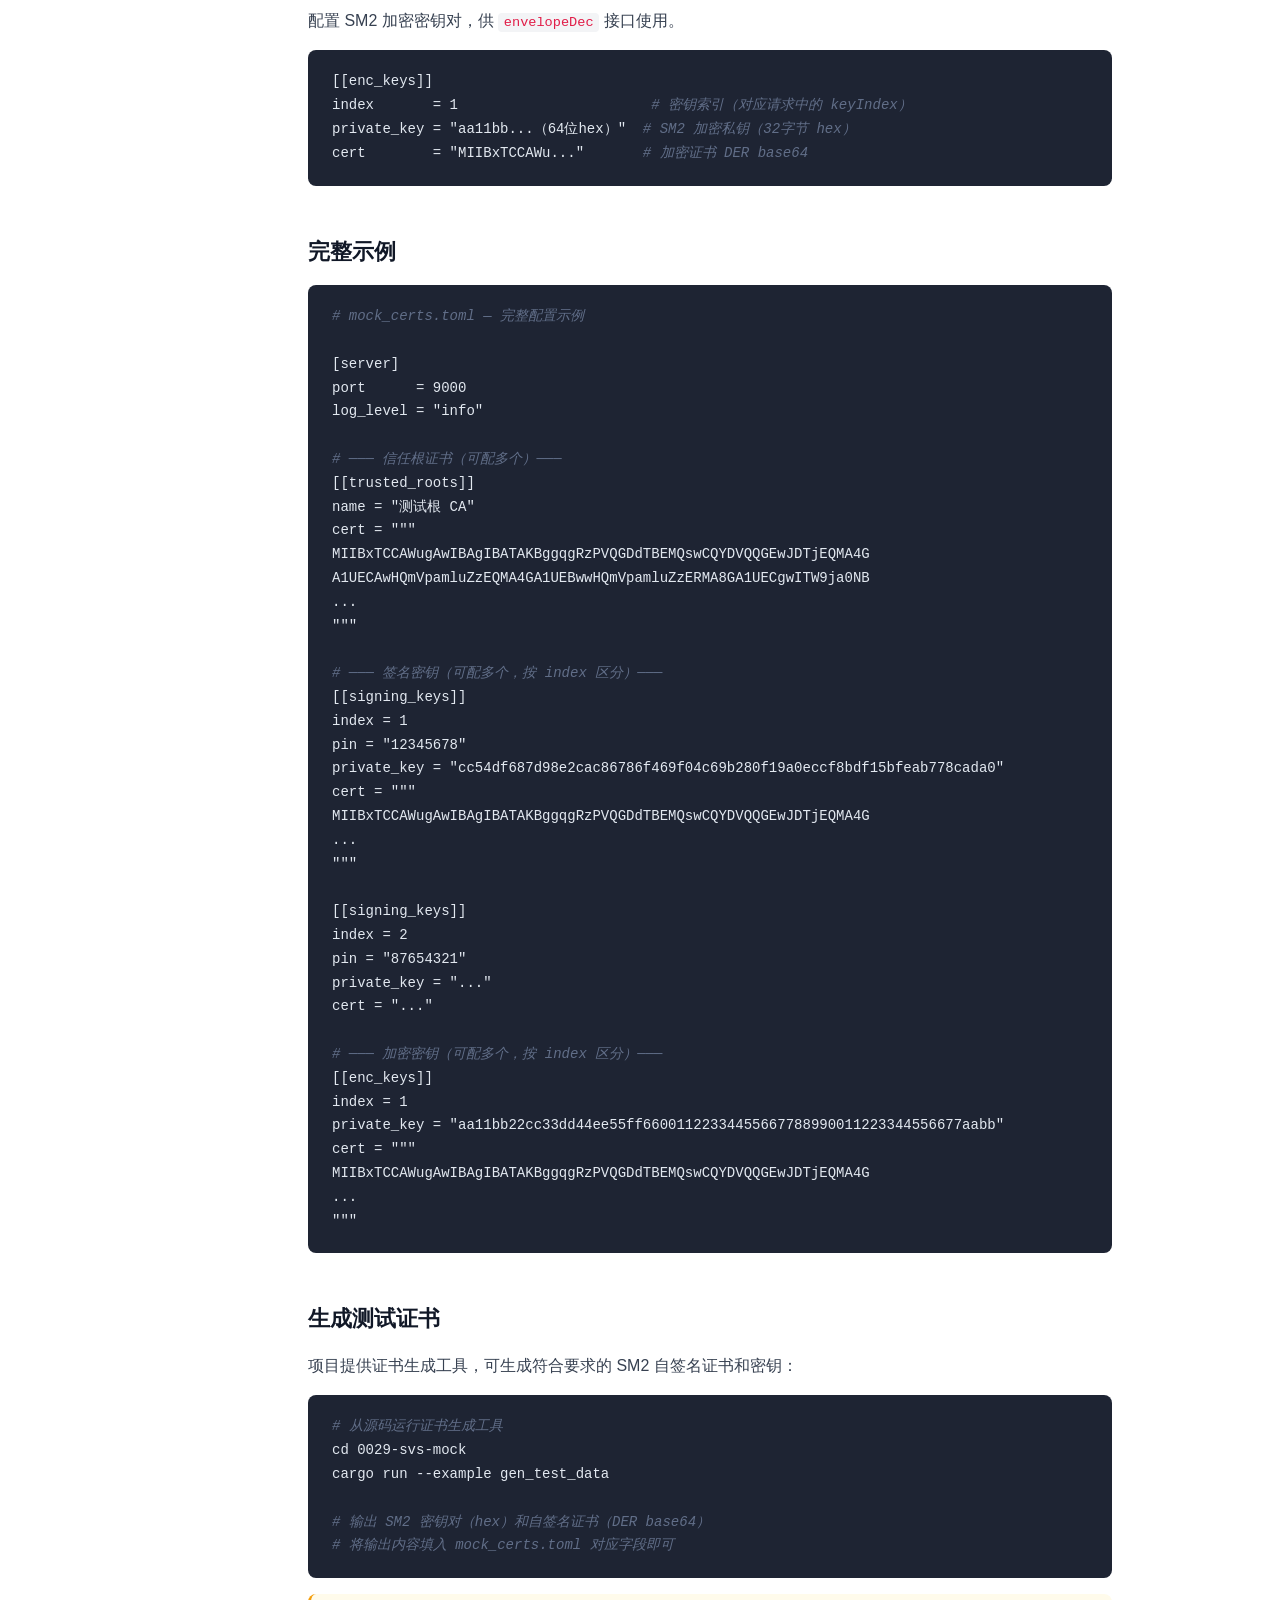
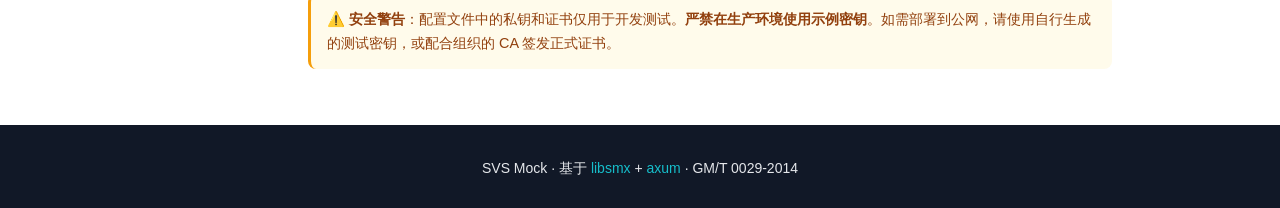
<file: docs/config.html>
<!DOCTYPE html>
<html lang="zh-CN">
<head>
  <meta charset="UTF-8">
  <meta name="viewport" content="width=device-width, initial-scale=1.0">
  <title>配置说明 — SVS Mock</title>
  <link rel="stylesheet" href="assets/style.css">
</head>
<body>

<nav class="navbar">
  <div class="nav-inner">
    <a class="nav-brand" href="index.html">✍️ SVS Mock</a>
    <ul class="nav-links">
      <li><a href="index.html">首页</a></li>
      <li><a href="guide.html">快速开始</a></li>
      <li><a href="api.html">接口文档</a></li>
      <li><a href="config.html" class="active">配置说明</a></li>
      <li><a href="https://github.com/ccasa-project/0029-svs-mock/releases" target="_blank">下载 ↗</a></li>
    </ul>
  </div>
</nav>

<div class="doc-layout">
  <aside class="sidebar">
    <ul>
      <li><a href="#overview">概述</a></li>
      <li><a href="#search-order">查找顺序</a></li>
      <li><a href="#server">[server] 服务配置</a></li>
      <li><a href="#trusted-roots">[[trusted_roots]] 信任根</a></li>
      <li><a href="#signing-keys">[[signing_keys]] 签名密钥</a></li>
      <li><a href="#enc-keys">[[enc_keys]] 加密密钥</a></li>
      <li><a href="#full-example">完整示例</a></li>
      <li><a href="#gen-cert">生成测试证书</a></li>
    </ul>
  </aside>

  <main class="doc-main">
    <h1>配置说明</h1>

    <h2 id="overview">概述</h2>
    <p>svs-mock 通过 <code>mock_certs.toml</code> 配置服务端口、日志级别、信任根证书、签名密钥和加密密钥。服务启动时自动加载此配置，构建内存中的证书仓库。</p>

    <h2 id="search-order">查找顺序</h2>
    <table>
      <thead>
        <tr><th>优先级</th><th>方式</th><th>说明</th></tr>
      </thead>
      <tbody>
        <tr><td>1</td><td>环境变量 <code>SVS_MOCK_CONFIG</code></td><td>指定配置文件绝对路径</td></tr>
        <tr><td>2</td><td>当前工作目录 <code>./mock_certs.toml</code></td><td>启动进程时 shell 的 <code>pwd</code></td></tr>
      </tbody>
    </table>

    <h2 id="server">[server] 服务配置</h2>
    <pre><code>[server]
port      = 9000     <span class="cm"># HTTP 监听端口（默认 9000）</span>
log_level = "info"   <span class="cm"># 日志级别：debug / info / warn / error</span></code></pre>

    <h2 id="trusted-roots">[[trusted_roots]] 信任根证书</h2>
    <p>配置信任的根证书，用于 <code>ValidateCert</code> 验证证书链和 <code>ExportCert</code> 导出证书。</p>
    <pre><code>[[trusted_roots]]
name = "测试根 CA"              <span class="cm"># 名称（仅用于日志标识）</span>
cert = "MIIBxTCCAWu..."        <span class="cm"># DER 格式证书的 base64 编码</span></code></pre>
    <div class="callout callout-info">
      可配置多个 <code>[[trusted_roots]]</code>。证书加载后同时建立 subject 和 serialNumber 两个索引，供 <code>ExportCert</code> 的 <code>certSubjectBase64</code> 和 <code>certSN</code> 两种查询方式使用。
    </div>

    <h2 id="signing-keys">[[signing_keys]] 签名密钥</h2>
    <p>配置 SM2 签名密钥对，供 <code>SignData</code> 和 <code>SignMessage</code> 接口使用。</p>
    <pre><code>[[signing_keys]]
index       = 1                       <span class="cm"># 密钥索引（对应请求中的 keyIndex）</span>
pin         = "12345678"              <span class="cm"># 密钥 PIN（对应请求中的 password）</span>
private_key = "cc54df...（64位hex）"  <span class="cm"># SM2 私钥（32字节 hex）</span>
cert        = "MIIBxTCCAWu..."       <span class="cm"># 签名证书 DER base64</span></code></pre>
    <div class="callout callout-warn">
      <strong>PIN 验证</strong>：<code>SignData</code> 和 <code>SignMessage</code> 请求中的 <code>password</code> 必须与配置中的 <code>pin</code> 完全匹配，否则返回 <code>ERR_KEY_AUTH (0x04000006)</code>。
    </div>

    <h2 id="enc-keys">[[enc_keys]] 加密密钥</h2>
    <p>配置 SM2 加密密钥对，供 <code>envelopeDec</code> 接口使用。</p>
    <pre><code>[[enc_keys]]
index       = 1                       <span class="cm"># 密钥索引（对应请求中的 keyIndex）</span>
private_key = "aa11bb...（64位hex）"  <span class="cm"># SM2 加密私钥（32字节 hex）</span>
cert        = "MIIBxTCCAWu..."       <span class="cm"># 加密证书 DER base64</span></code></pre>

    <h2 id="full-example">完整示例</h2>
    <pre><code><span class="cm"># mock_certs.toml — 完整配置示例</span>

[server]
port      = 9000
log_level = "info"

<span class="cm"># ─── 信任根证书（可配多个）───</span>
[[trusted_roots]]
name = "测试根 CA"
cert = """
MIIBxTCCAWugAwIBAgIBATAKBggqgRzPVQGDdTBEMQswCQYDVQQGEwJDTjEQMA4G
A1UECAwHQmVpamluZzEQMA4GA1UEBwwHQmVpamluZzERMA8GA1UECgwITW9ja0NB
...
"""

<span class="cm"># ─── 签名密钥（可配多个，按 index 区分）───</span>
[[signing_keys]]
index = 1
pin = "12345678"
private_key = "cc54df687d98e2cac86786f469f04c69b280f19a0eccf8bdf15bfeab778cada0"
cert = """
MIIBxTCCAWugAwIBAgIBATAKBggqgRzPVQGDdTBEMQswCQYDVQQGEwJDTjEQMA4G
...
"""

[[signing_keys]]
index = 2
pin = "87654321"
private_key = "..."
cert = "..."

<span class="cm"># ─── 加密密钥（可配多个，按 index 区分）───</span>
[[enc_keys]]
index = 1
private_key = "aa11bb22cc33dd44ee55ff66001122334455667788990011223344556677aabb"
cert = """
MIIBxTCCAWugAwIBAgIBATAKBggqgRzPVQGDdTBEMQswCQYDVQQGEwJDTjEQMA4G
...
"""</code></pre>

    <h2 id="gen-cert">生成测试证书</h2>
    <p>项目提供证书生成工具，可生成符合要求的 SM2 自签名证书和密钥：</p>
    <pre><code><span class="cm"># 从源码运行证书生成工具</span>
cd 0029-svs-mock
cargo run --example gen_test_data

<span class="cm"># 输出 SM2 密钥对（hex）和自签名证书（DER base64）</span>
<span class="cm"># 将输出内容填入 mock_certs.toml 对应字段即可</span></code></pre>

    <div class="callout callout-warn">
      <strong>⚠️ 安全警告</strong>：配置文件中的私钥和证书仅用于开发测试。<strong>严禁在生产环境使用示例密钥</strong>。如需部署到公网，请使用自行生成的测试密钥，或配合组织的 CA 签发正式证书。
    </div>

  </main>
</div>

<footer class="footer">
  <div class="container">
    <p>SVS Mock · 基于 <a href="https://crates.io/crates/libsmx">libsmx</a> + <a href="https://crates.io/crates/axum">axum</a> · GM/T 0029-2014</p>
  </div>
</footer>

</body>
</html>
</file>
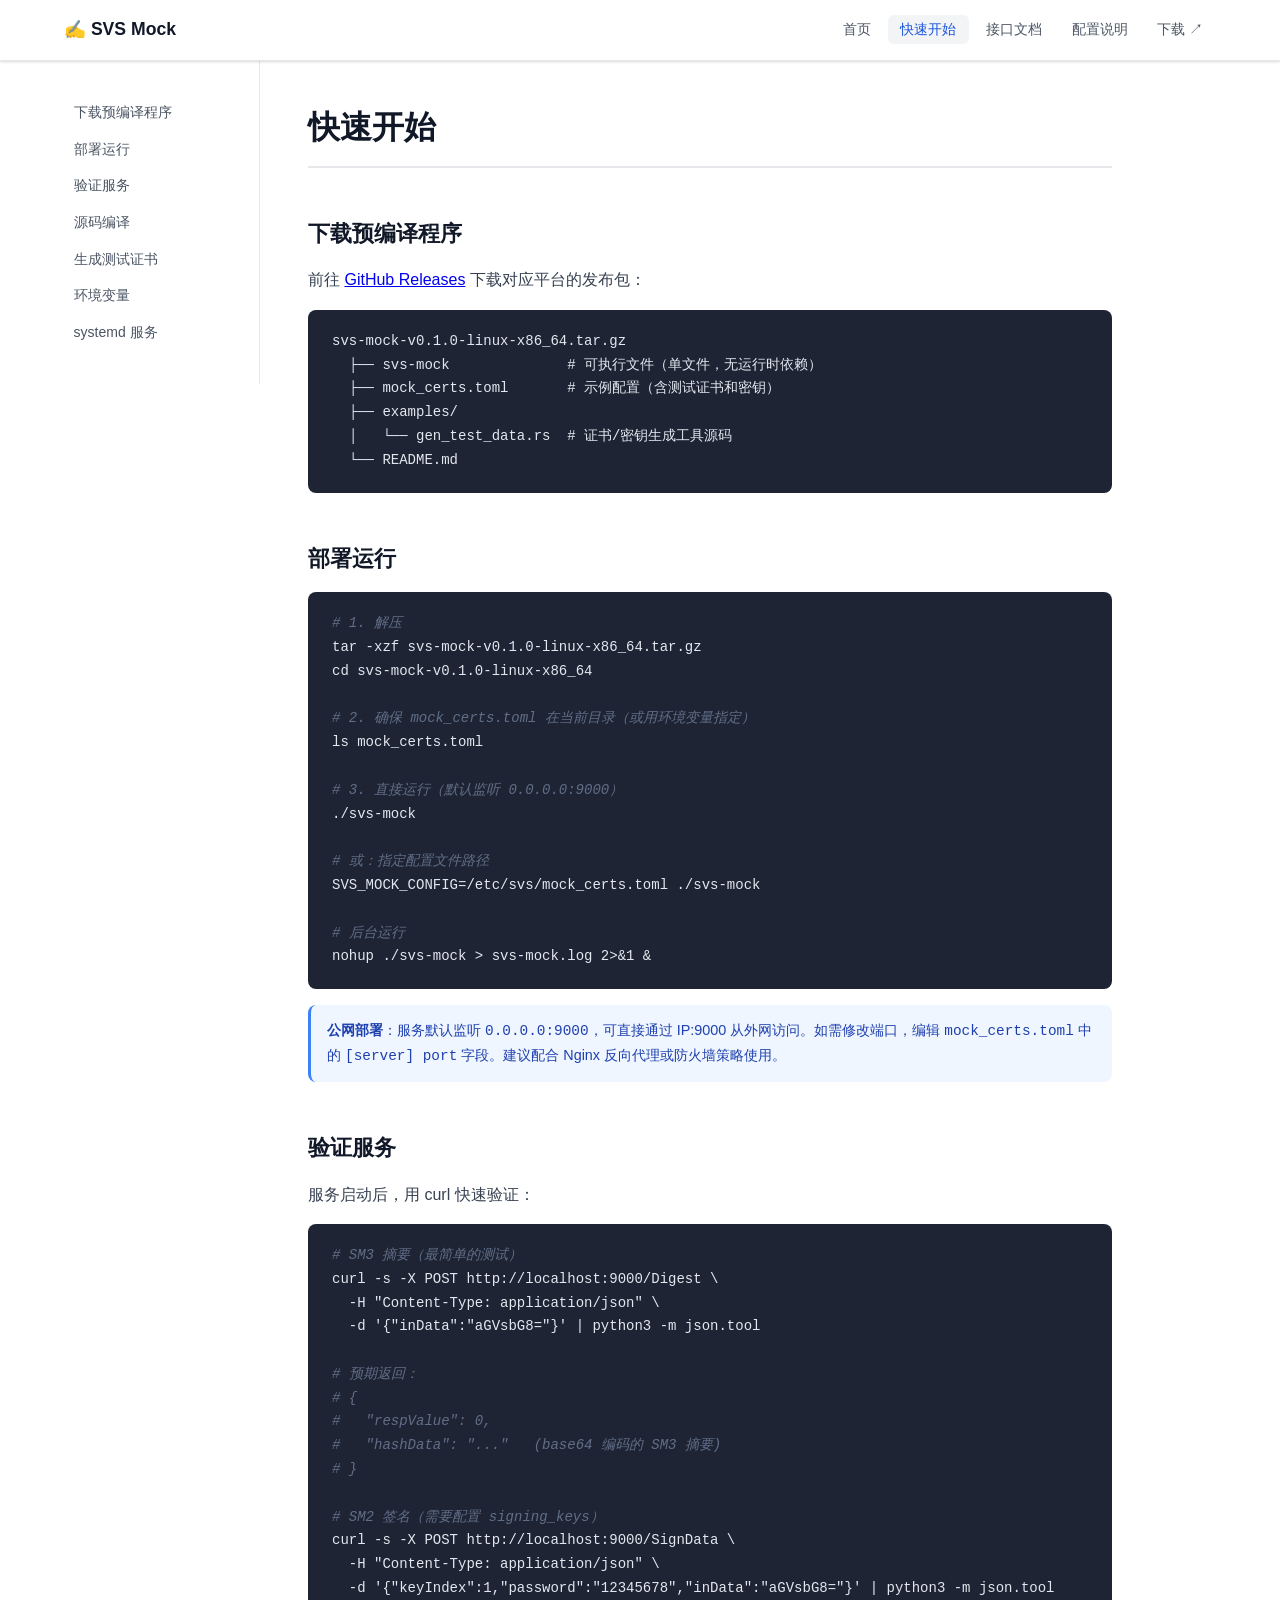
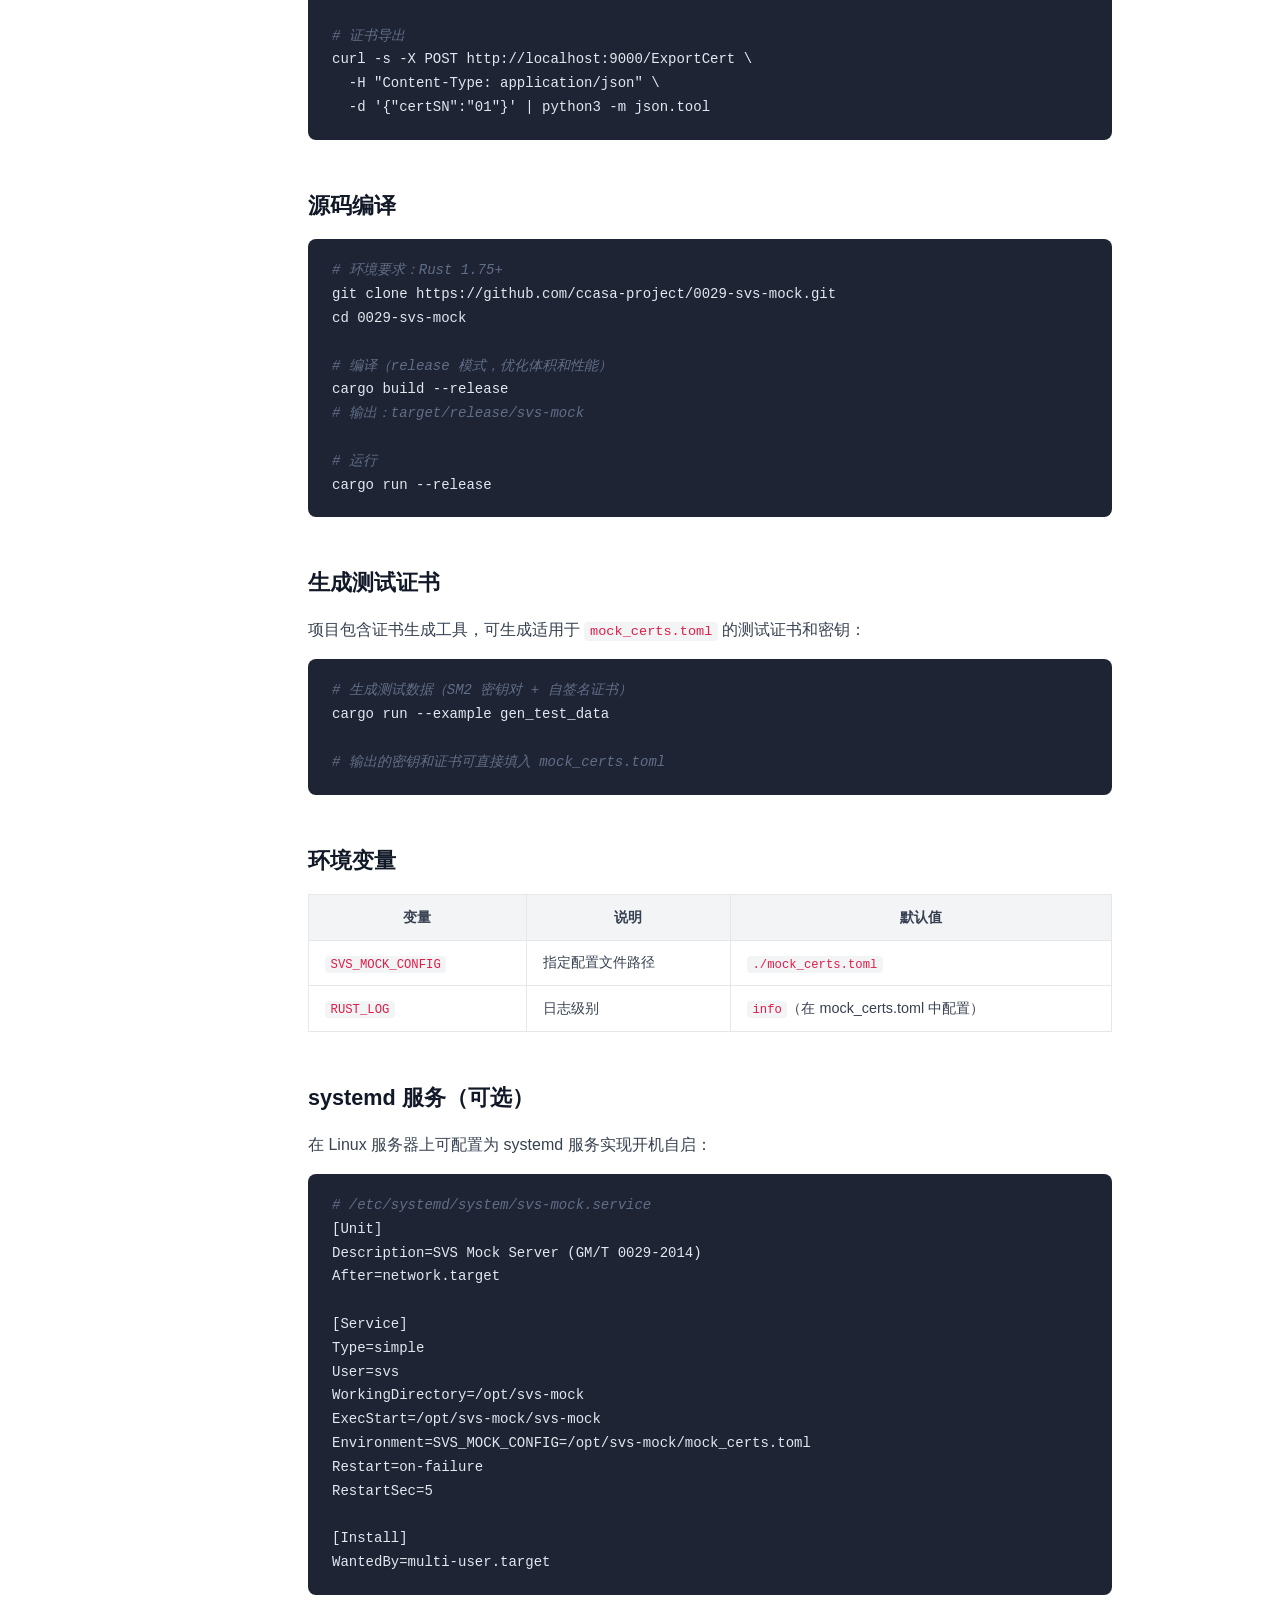
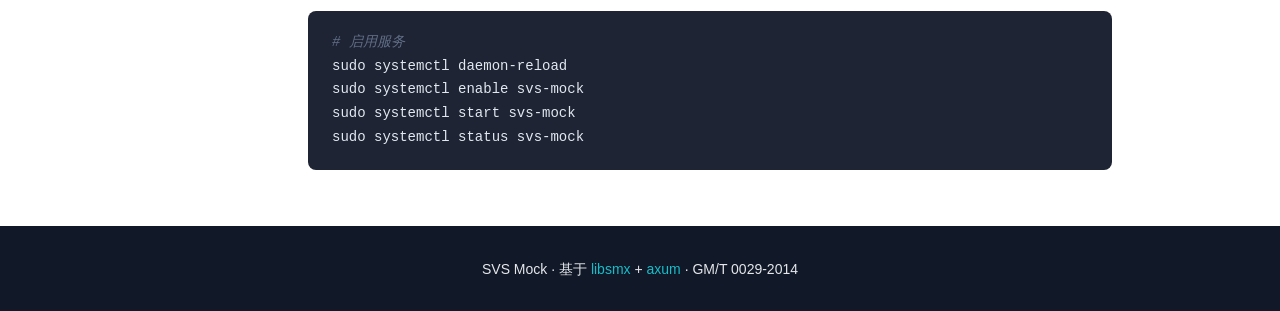
<file: docs/guide.html>
<!DOCTYPE html>
<html lang="zh-CN">
<head>
  <meta charset="UTF-8">
  <meta name="viewport" content="width=device-width, initial-scale=1.0">
  <title>快速开始 — SVS Mock</title>
  <link rel="stylesheet" href="assets/style.css">
</head>
<body>

<nav class="navbar">
  <div class="nav-inner">
    <a class="nav-brand" href="index.html">✍️ SVS Mock</a>
    <ul class="nav-links">
      <li><a href="index.html">首页</a></li>
      <li><a href="guide.html" class="active">快速开始</a></li>
      <li><a href="api.html">接口文档</a></li>
      <li><a href="config.html">配置说明</a></li>
      <li><a href="https://github.com/ccasa-project/0029-svs-mock/releases" target="_blank">下载 ↗</a></li>
    </ul>
  </div>
</nav>

<div class="doc-layout">
  <aside class="sidebar">
    <ul>
      <li><a href="#download">下载预编译程序</a></li>
      <li><a href="#deploy">部署运行</a></li>
      <li><a href="#test">验证服务</a></li>
      <li><a href="#build">源码编译</a></li>
      <li><a href="#gen-cert">生成测试证书</a></li>
      <li><a href="#env-var">环境变量</a></li>
      <li><a href="#systemd">systemd 服务</a></li>
    </ul>
  </aside>

  <main class="doc-main">
    <h1>快速开始</h1>

    <h2 id="download">下载预编译程序</h2>
    <p>前往 <a href="https://github.com/ccasa-project/0029-svs-mock/releases" target="_blank">GitHub Releases</a> 下载对应平台的发布包：</p>
    <pre><code>svs-mock-v0.1.0-linux-x86_64.tar.gz
  ├── svs-mock              # 可执行文件（单文件，无运行时依赖）
  ├── mock_certs.toml       # 示例配置（含测试证书和密钥）
  ├── examples/
  │   └── gen_test_data.rs  # 证书/密钥生成工具源码
  └── README.md</code></pre>

    <h2 id="deploy">部署运行</h2>
    <pre><code><span class="cm"># 1. 解压</span>
tar -xzf svs-mock-v0.1.0-linux-x86_64.tar.gz
cd svs-mock-v0.1.0-linux-x86_64

<span class="cm"># 2. 确保 mock_certs.toml 在当前目录（或用环境变量指定）</span>
ls mock_certs.toml

<span class="cm"># 3. 直接运行（默认监听 0.0.0.0:9000）</span>
./svs-mock

<span class="cm"># 或：指定配置文件路径</span>
SVS_MOCK_CONFIG=/etc/svs/mock_certs.toml ./svs-mock

<span class="cm"># 后台运行</span>
nohup ./svs-mock &gt; svs-mock.log 2&gt;&amp;1 &amp;</code></pre>

    <div class="callout callout-info">
      <strong>公网部署</strong>：服务默认监听 <code>0.0.0.0:9000</code>，可直接通过 IP:9000 从外网访问。如需修改端口，编辑 <code>mock_certs.toml</code> 中的 <code>[server] port</code> 字段。建议配合 Nginx 反向代理或防火墙策略使用。
    </div>

    <h2 id="test">验证服务</h2>
    <p>服务启动后，用 curl 快速验证：</p>
    <pre><code><span class="cm"># SM3 摘要（最简单的测试）</span>
curl -s -X POST http://localhost:9000/Digest \
  -H "Content-Type: application/json" \
  -d '{"inData":"aGVsbG8="}' | python3 -m json.tool

<span class="cm"># 预期返回：</span>
<span class="cm"># {</span>
<span class="cm">#   "respValue": 0,</span>
<span class="cm">#   "hashData": "..."   (base64 编码的 SM3 摘要)</span>
<span class="cm"># }</span>

<span class="cm"># SM2 签名（需要配置 signing_keys）</span>
curl -s -X POST http://localhost:9000/SignData \
  -H "Content-Type: application/json" \
  -d '{"keyIndex":1,"password":"12345678","inData":"aGVsbG8="}' | python3 -m json.tool

<span class="cm"># 证书导出</span>
curl -s -X POST http://localhost:9000/ExportCert \
  -H "Content-Type: application/json" \
  -d '{"certSN":"01"}' | python3 -m json.tool</code></pre>

    <h2 id="build">源码编译</h2>
    <pre><code><span class="cm"># 环境要求：Rust 1.75+</span>
git clone https://github.com/ccasa-project/0029-svs-mock.git
cd 0029-svs-mock

<span class="cm"># 编译（release 模式，优化体积和性能）</span>
cargo build --release
<span class="cm"># 输出：target/release/svs-mock</span>

<span class="cm"># 运行</span>
cargo run --release</code></pre>

    <h2 id="gen-cert">生成测试证书</h2>
    <p>项目包含证书生成工具，可生成适用于 <code>mock_certs.toml</code> 的测试证书和密钥：</p>
    <pre><code><span class="cm"># 生成测试数据（SM2 密钥对 + 自签名证书）</span>
cargo run --example gen_test_data

<span class="cm"># 输出的密钥和证书可直接填入 mock_certs.toml</span></code></pre>

    <h2 id="env-var">环境变量</h2>
    <table>
      <tr><th>变量</th><th>说明</th><th>默认值</th></tr>
      <tr><td><code>SVS_MOCK_CONFIG</code></td><td>指定配置文件路径</td><td><code>./mock_certs.toml</code></td></tr>
      <tr><td><code>RUST_LOG</code></td><td>日志级别</td><td><code>info</code>（在 mock_certs.toml 中配置）</td></tr>
    </table>

    <h2 id="systemd">systemd 服务（可选）</h2>
    <p>在 Linux 服务器上可配置为 systemd 服务实现开机自启：</p>
    <pre><code><span class="cm"># /etc/systemd/system/svs-mock.service</span>
[Unit]
Description=SVS Mock Server (GM/T 0029-2014)
After=network.target

[Service]
Type=simple
User=svs
WorkingDirectory=/opt/svs-mock
ExecStart=/opt/svs-mock/svs-mock
Environment=SVS_MOCK_CONFIG=/opt/svs-mock/mock_certs.toml
Restart=on-failure
RestartSec=5

[Install]
WantedBy=multi-user.target</code></pre>
    <pre><code><span class="cm"># 启用服务</span>
sudo systemctl daemon-reload
sudo systemctl enable svs-mock
sudo systemctl start svs-mock
sudo systemctl status svs-mock</code></pre>

  </main>
</div>

<footer class="footer">
  <div class="container">
    <p>SVS Mock · 基于 <a href="https://crates.io/crates/libsmx">libsmx</a> + <a href="https://crates.io/crates/axum">axum</a> · GM/T 0029-2014</p>
  </div>
</footer>

</body>
</html>
</file>
<file: docs/assets/style.css>
/* ===== 全局重置 ===== */
*, *::before, *::after { box-sizing: border-box; margin: 0; padding: 0; }

:root {
  --primary:     #1a56db;
  --primary-dk:  #1e429f;
  --accent:      #16bdca;
  --gray-50:     #f9fafb;
  --gray-100:    #f3f4f6;
  --gray-200:    #e5e7eb;
  --gray-600:    #4b5563;
  --gray-700:    #374151;
  --gray-900:    #111827;
  --code-bg:     #1e2433;
  --code-fg:     #e2e8f0;
  --radius:      8px;
  --shadow:      0 1px 3px rgba(0,0,0,.1), 0 1px 2px rgba(0,0,0,.06);
  --shadow-md:   0 4px 6px rgba(0,0,0,.07), 0 2px 4px rgba(0,0,0,.06);
}

html { scroll-behavior: smooth; }
body { font-family: -apple-system, BlinkMacSystemFont, "Segoe UI", Roboto, "Helvetica Neue", Arial, "PingFang SC", "Microsoft YaHei", sans-serif; color: var(--gray-700); line-height: 1.65; background: #fff; }

/* ===== 导航 ===== */
.navbar {
  position: sticky; top: 0; z-index: 100;
  background: #fff; border-bottom: 1px solid var(--gray-200);
  box-shadow: var(--shadow);
}
.nav-inner {
  max-width: 1200px; margin: 0 auto;
  padding: 0 1.5rem;
  display: flex; align-items: center; gap: 2rem;
  height: 60px;
}
.nav-brand { font-weight: 700; font-size: 1.1rem; color: var(--gray-900); text-decoration: none; white-space: nowrap; }
.nav-links { display: flex; gap: 0.25rem; list-style: none; margin-left: auto; }
.nav-links a { padding: .4rem .8rem; border-radius: 6px; text-decoration: none; color: var(--gray-600); font-size: .9rem; transition: background .15s, color .15s; }
.nav-links a:hover, .nav-links a.active { background: var(--gray-100); color: var(--primary); font-weight: 500; }

/* ===== 英雄区 ===== */
.hero {
  background: linear-gradient(135deg, #0f2057 0%, #1a56db 50%, #0e7490 100%);
  color: #fff; text-align: center;
  padding: 5rem 1.5rem 4rem;
}
.hero-inner { max-width: 800px; margin: 0 auto; }
.badge {
  display: inline-block; padding: .25rem .75rem;
  background: rgba(255,255,255,.15); border-radius: 20px;
  font-size: .8rem; letter-spacing: .05em; font-weight: 600;
  margin-bottom: 1.25rem;
}
.hero h1 { font-size: clamp(2rem, 5vw, 3.25rem); font-weight: 800; margin-bottom: 1rem; }
.hero-sub { font-size: 1.1rem; opacity: .88; line-height: 1.8; margin-bottom: 2rem; }
.hero-btns { display: flex; gap: 1rem; justify-content: center; flex-wrap: wrap; margin-bottom: 1.75rem; }
.btn { display: inline-flex; align-items: center; padding: .65rem 1.6rem; border-radius: var(--radius); font-weight: 600; font-size: .95rem; text-decoration: none; transition: all .15s; }
.btn-primary { background: #fff; color: var(--primary); }
.btn-primary:hover { background: #f0f4ff; transform: translateY(-1px); }
.btn-outline { background: transparent; color: #fff; border: 2px solid rgba(255,255,255,.6); }
.btn-outline:hover { border-color: #fff; background: rgba(255,255,255,.1); }
.hero-badges { display: flex; gap: .5rem; justify-content: center; flex-wrap: wrap; }
.tag { background: rgba(255,255,255,.15); padding: .2rem .65rem; border-radius: 20px; font-size: .8rem; }

/* ===== Section ===== */
.section { padding: 4rem 1.5rem; }
.section-gray { background: var(--gray-50); }
.container { max-width: 1200px; margin: 0 auto; }
.section-title { font-size: 1.75rem; font-weight: 700; color: var(--gray-900); text-align: center; margin-bottom: .75rem; }
.section-sub { text-align: center; color: var(--gray-600); margin-bottom: 2.5rem; }

/* ===== 特性卡片 ===== */
.cards { display: grid; grid-template-columns: repeat(auto-fit, minmax(280px, 1fr)); gap: 1.5rem; margin-top: 2.5rem; }
.card { background: #fff; border: 1px solid var(--gray-200); border-radius: var(--radius); padding: 1.75rem; box-shadow: var(--shadow); transition: box-shadow .2s, transform .2s; }
.card:hover { box-shadow: var(--shadow-md); transform: translateY(-2px); }
.card-icon { font-size: 2rem; margin-bottom: .75rem; }
.card h3 { font-size: 1.05rem; color: var(--gray-900); margin-bottom: .5rem; }
.card p { font-size: .9rem; color: var(--gray-600); }

/* ===== 调用流程 ===== */
.flow { display: flex; align-items: flex-start; flex-wrap: wrap; gap: .5rem; justify-content: center; margin-top: 2.5rem; }
.flow-step { text-align: center; min-width: 120px; max-width: 160px; }
.flow-num { width: 36px; height: 36px; border-radius: 50%; background: var(--primary); color: #fff; font-weight: 700; display: flex; align-items: center; justify-content: center; margin: 0 auto .5rem; font-size: .9rem; }
.flow-label { font-size: .8rem; font-weight: 600; color: var(--gray-900); margin-bottom: .25rem; word-break: break-all; }
.flow-desc { font-size: .75rem; color: var(--gray-600); }
.flow-arrow { font-size: 1.5rem; color: var(--gray-200); padding-top: .5rem; }

/* ===== 代码块 ===== */
pre {
  background: var(--code-bg); color: var(--code-fg);
  border-radius: var(--radius); padding: 1.25rem 1.5rem;
  overflow-x: auto; font-size: .875rem; line-height: 1.7;
  margin: 1rem 0;
}
code { font-family: "JetBrains Mono", "Fira Code", Consolas, monospace; }
p code, li code, td code { background: var(--gray-100); padding: .1rem .35rem; border-radius: 4px; font-size: .85em; color: #e11d48; }

/* 代码语法高亮 */
.kw { color: #81a1c1; }
.str { color: #a3be8c; }
.cm { color: #616e88; font-style: italic; }
.num { color: #b48ead; }

/* ===== 代码标签页 ===== */
.code-tabs { background: var(--gray-50); border: 1px solid var(--gray-200); border-radius: var(--radius); overflow: hidden; }
.tab-bar { display: flex; background: var(--gray-100); border-bottom: 1px solid var(--gray-200); }
.tab-btn { padding: .6rem 1.25rem; border: none; background: transparent; cursor: pointer; font-size: .9rem; color: var(--gray-600); border-bottom: 2px solid transparent; transition: all .15s; }
.tab-btn:hover { color: var(--primary); }
.tab-btn.active { color: var(--primary); font-weight: 600; border-bottom-color: var(--primary); background: #fff; }
.tab-content { padding: 0; }
.tab-content pre { margin: 0; border-radius: 0; }

/* ===== 算法表格 ===== */
table { width: 100%; border-collapse: collapse; margin: 1rem 0; }
th { background: var(--gray-100); font-weight: 600; }
th, td { padding: .65rem 1rem; border: 1px solid var(--gray-200); font-size: .9rem; }
tr:hover td { background: var(--gray-50); }
.status.ok { color: #059669; font-weight: 600; }
.status.wip { color: #d97706; font-weight: 600; }

/* ===== 文档布局 ===== */
.doc-layout { display: flex; max-width: 1200px; margin: 0 auto; min-height: calc(100vh - 60px - 80px); }

.sidebar {
  width: 220px; flex-shrink: 0;
  padding: 2rem 1rem 2rem 1.5rem;
  border-right: 1px solid var(--gray-200);
  position: sticky; top: 60px; align-self: flex-start;
  max-height: calc(100vh - 60px); overflow-y: auto;
}
.sidebar ul { list-style: none; }
.sidebar li { margin: .15rem 0; }
.sidebar a { display: block; padding: .35rem .6rem; border-radius: 6px; text-decoration: none; color: var(--gray-600); font-size: .875rem; transition: all .15s; }
.sidebar a:hover, .sidebar a.active { color: var(--primary); background: var(--gray-100); }
.sidebar .sidebar-group { font-size: .75rem; font-weight: 700; letter-spacing: .06em; text-transform: uppercase; color: var(--gray-600); margin: 1rem 0 .25rem .6rem; }

.doc-main { flex: 1; padding: 2.5rem 3rem; max-width: 900px; }
.doc-main h1 { font-size: 2rem; font-weight: 800; color: var(--gray-900); margin-bottom: 1rem; padding-bottom: .75rem; border-bottom: 2px solid var(--gray-200); }
.doc-main h2 { font-size: 1.35rem; font-weight: 700; color: var(--gray-900); margin: 2.5rem 0 1rem; padding-top: .5rem; }
.doc-main h3 { font-size: 1.05rem; font-weight: 600; color: var(--gray-900); margin: 1.5rem 0 .5rem; }
.doc-main p { margin-bottom: .75rem; }
.doc-main ul, .doc-main ol { padding-left: 1.5rem; margin-bottom: .75rem; }
.doc-main li { margin-bottom: .3rem; }

/* ===== API 条目 ===== */
.api-entry { border: 1px solid var(--gray-200); border-radius: var(--radius); padding: 1.5rem; margin: 1.5rem 0; background: #fff; box-shadow: var(--shadow); scroll-margin-top: 80px; }
.api-sig { font-family: "JetBrains Mono", Consolas, monospace; font-size: .875rem; background: var(--code-bg); color: #93c5fd; padding: .75rem 1rem; border-radius: 6px; margin-bottom: 1rem; overflow-x: auto; white-space: nowrap; }

/* ===== 提示框 ===== */
.callout { padding: .85rem 1rem; border-radius: var(--radius); margin: 1rem 0; font-size: .9rem; }
.callout-info { background: #eff6ff; border-left: 3px solid #3b82f6; color: #1e40af; }
.callout-warn { background: #fffbeb; border-left: 3px solid #f59e0b; color: #92400e; }

/* ===== Footer ===== */
.footer { background: var(--gray-900); color: var(--gray-200); text-align: center; padding: 2rem 1.5rem; font-size: .875rem; }
.footer a { color: var(--accent); text-decoration: none; }
.footer a:hover { text-decoration: underline; }
.footer-sub { margin-top: .4rem; opacity: .6; font-size: .8rem; }

/* ===== 响应式 ===== */
@media (max-width: 768px) {
  .doc-layout { flex-direction: column; }
  .sidebar { width: 100%; position: static; border-right: none; border-bottom: 1px solid var(--gray-200); padding: 1rem 1.5rem; }
  .doc-main { padding: 1.5rem; }
  .flow-arrow { display: none; }
  .nav-links { gap: 0; }
  .nav-links a { padding: .4rem .5rem; font-size: .8rem; }
}
</file>
